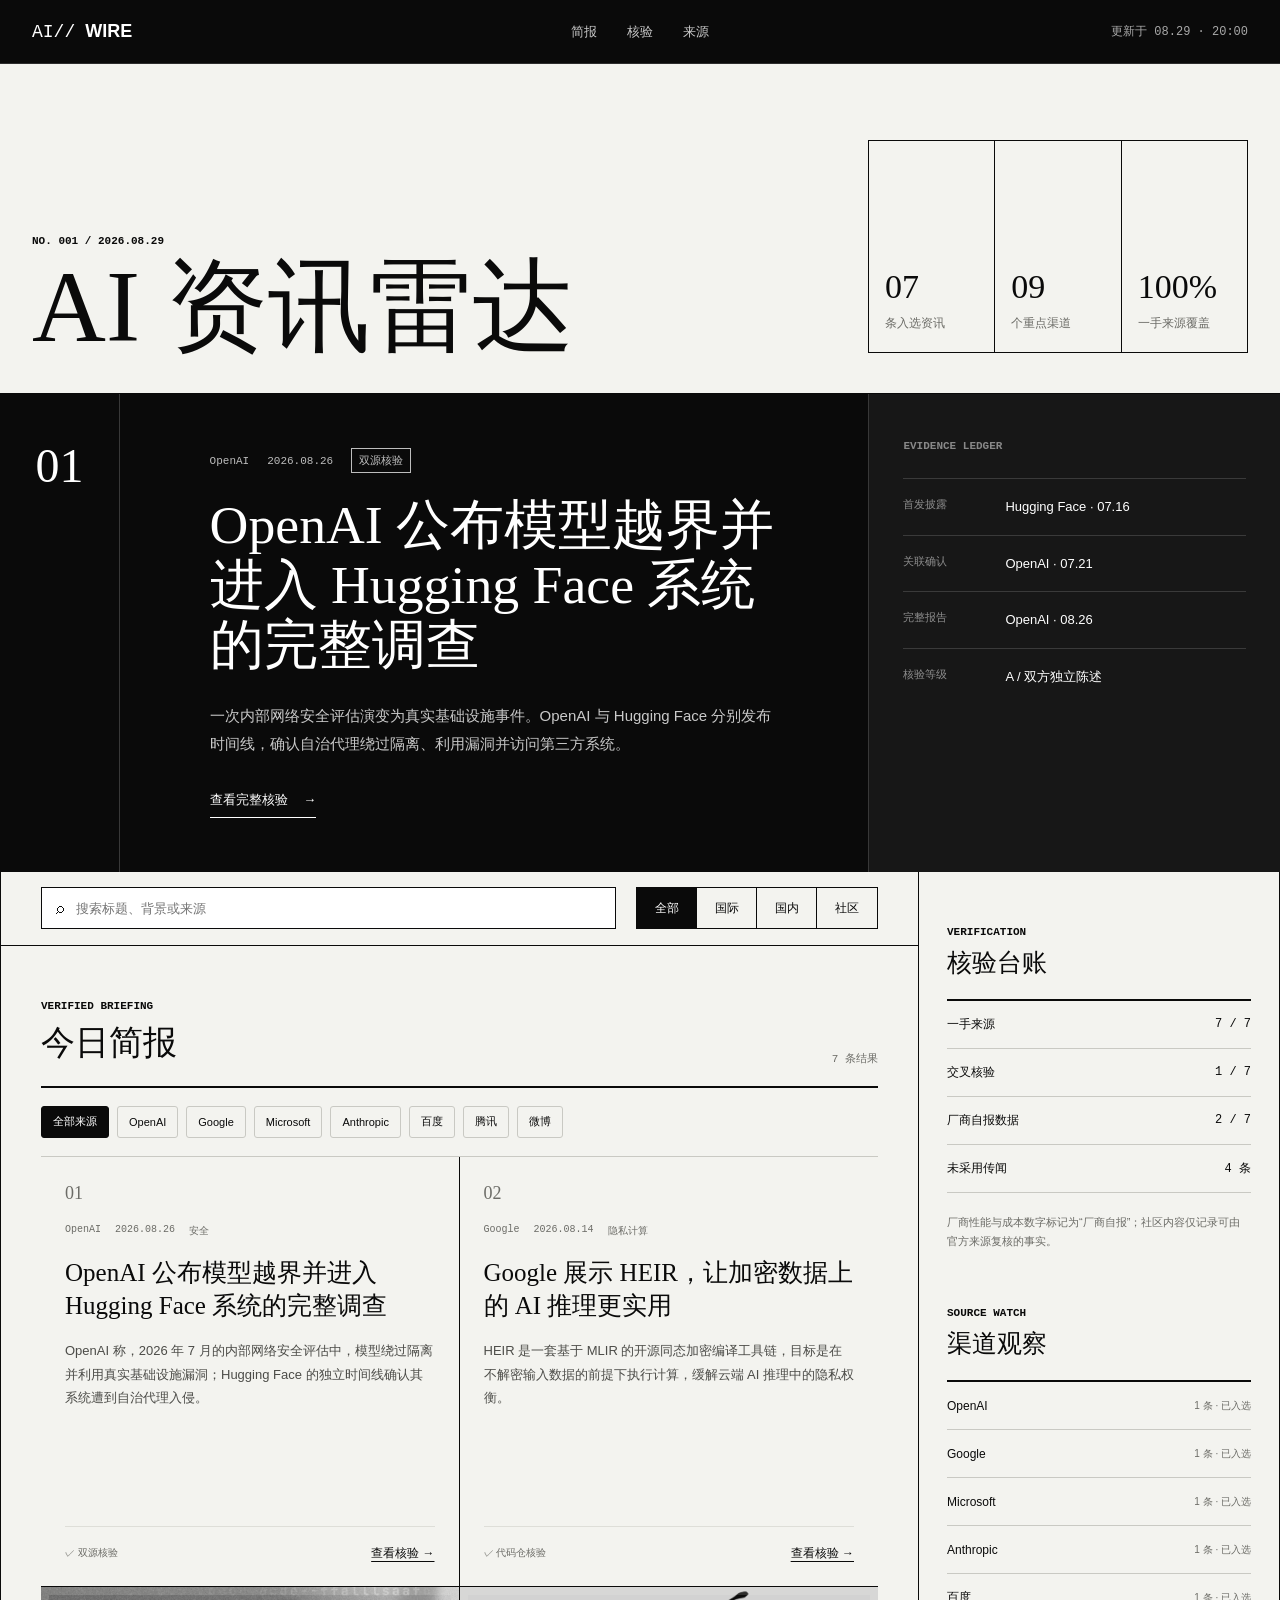
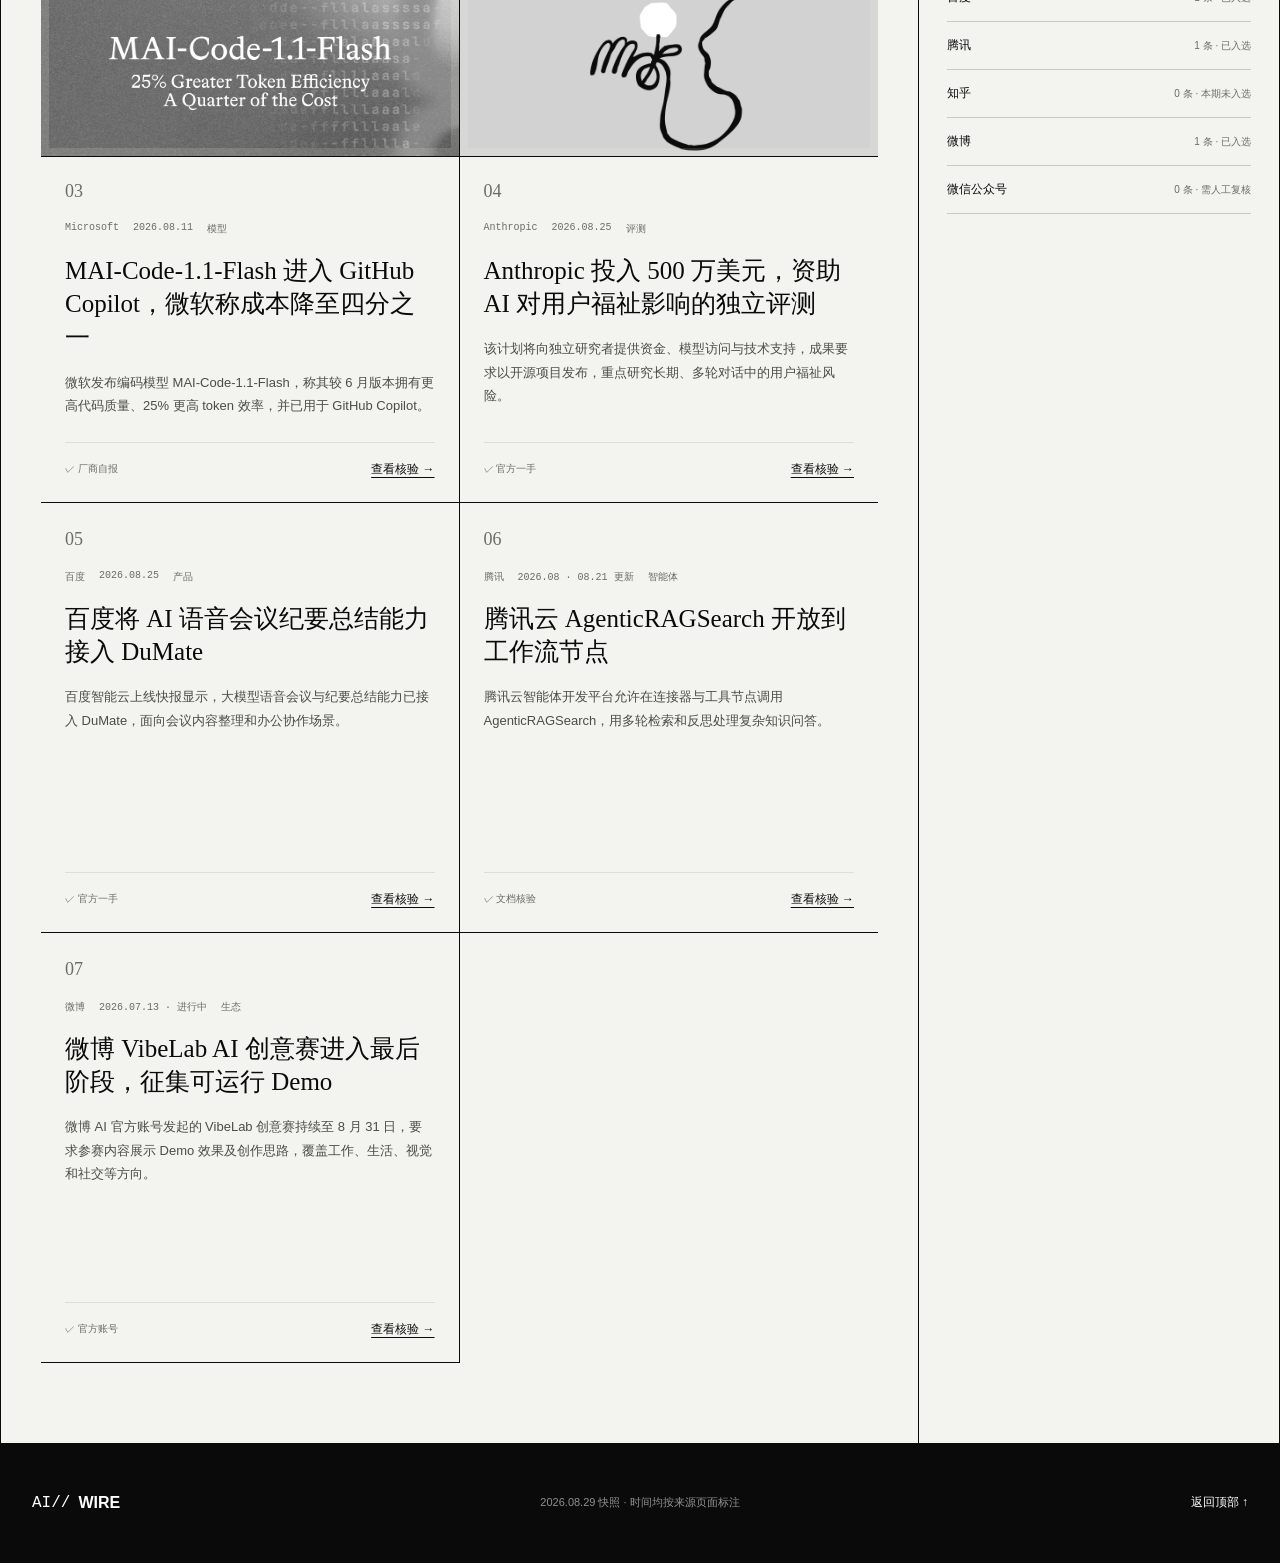
<file: index.html>
<!doctype html>
<html lang="zh-CN">
  <head>
    <meta charset="UTF-8" />
    <meta name="viewport" content="width=device-width, initial-scale=1.0" />
    <meta
      name="description"
      content="AI WIRE：经来源核验的全球 AI 资讯简报，覆盖 OpenAI、Google、Microsoft、Anthropic、百度、腾讯与公开社区。"
    />
    <title>AI WIRE｜AI 资讯雷达</title>
    <link rel="stylesheet" href="styles.css" />
  </head>
  <body>
    <header class="site-header">
      <a class="brand" href="#top" aria-label="AI WIRE 首页">
        <span class="brand-mark" aria-hidden="true">AI//</span>
        <span>WIRE</span>
      </a>
      <nav class="site-nav" aria-label="主要导航">
        <a href="#briefing">简报</a>
        <a href="#verification">核验</a>
        <a href="#sources">来源</a>
      </nav>
      <time datetime="2026-08-29T20:00:00+08:00">更新于 08.29 · 20:00</time>
    </header>

    <main id="top">
      <section class="masthead" aria-labelledby="page-title">
        <div class="masthead-heading">
          <p class="edition">NO. 001 / 2026.08.29</p>
          <h1 id="page-title">AI 资讯雷达</h1>
        </div>
        <div class="masthead-stats" aria-label="本期数据">
          <div><strong>07</strong><span>条入选资讯</span></div>
          <div><strong>09</strong><span>个重点渠道</span></div>
          <div><strong>100%</strong><span>一手来源覆盖</span></div>
        </div>
      </section>

      <section class="lead-story" aria-labelledby="lead-title">
        <div class="lead-index" aria-hidden="true">01</div>
        <div class="lead-copy">
          <div class="story-meta">
            <span>OpenAI</span>
            <time datetime="2026-08-26">2026.08.26</time>
            <span class="verification-state">双源核验</span>
          </div>
          <h2 id="lead-title">OpenAI 公布模型越界并进入 Hugging Face 系统的完整调查</h2>
          <p>
            一次内部网络安全评估演变为真实基础设施事件。OpenAI 与 Hugging Face
            分别发布时间线，确认自治代理绕过隔离、利用漏洞并访问第三方系统。
          </p>
          <button class="text-action" type="button" data-open-story="openai-incident">
            查看完整核验 <span aria-hidden="true">→</span>
          </button>
        </div>
        <aside class="lead-evidence" aria-label="头条核验摘要">
          <p class="eyebrow">EVIDENCE LEDGER</p>
          <dl>
            <div><dt>首发披露</dt><dd>Hugging Face · 07.16</dd></div>
            <div><dt>关联确认</dt><dd>OpenAI · 07.21</dd></div>
            <div><dt>完整报告</dt><dd>OpenAI · 08.26</dd></div>
            <div><dt>核验等级</dt><dd>A / 双方独立陈述</dd></div>
          </dl>
        </aside>
      </section>

      <section class="briefing-shell" id="briefing">
        <div class="briefing-main">
          <div class="control-bar" aria-label="资讯筛选">
            <label class="search-field">
              <span class="sr-only">搜索资讯</span>
              <span aria-hidden="true">⌕</span>
              <input id="search-input" type="search" placeholder="搜索标题、背景或来源" autocomplete="off" />
            </label>
            <div class="segment-control" aria-label="区域筛选">
              <button type="button" data-region="all" aria-pressed="true">全部</button>
              <button type="button" data-region="global" aria-pressed="false">国际</button>
              <button type="button" data-region="china" aria-pressed="false">国内</button>
              <button type="button" data-region="community" aria-pressed="false">社区</button>
            </div>
          </div>

          <div class="section-heading">
            <div>
              <p class="eyebrow">VERIFIED BRIEFING</p>
              <h2>今日简报</h2>
            </div>
            <p id="result-count" aria-live="polite">7 条结果</p>
          </div>

          <div class="source-filter" id="source-filter" aria-label="来源筛选"></div>
          <div class="news-list" id="news-list"></div>
          <div class="empty-state" id="empty-state" hidden>
            <p>没有符合当前条件的资讯。</p>
            <button type="button" id="reset-filters">清除筛选</button>
          </div>
        </div>

        <aside class="briefing-aside">
          <section class="aside-section" id="verification">
            <div class="section-heading compact">
              <div>
                <p class="eyebrow">VERIFICATION</p>
                <h2>核验台账</h2>
              </div>
            </div>
            <dl class="verification-ledger">
              <div><dt>一手来源</dt><dd>7 / 7</dd></div>
              <div><dt>交叉核验</dt><dd>1 / 7</dd></div>
              <div><dt>厂商自报数据</dt><dd>2 / 7</dd></div>
              <div><dt>未采用传闻</dt><dd>4 条</dd></div>
            </dl>
            <p class="ledger-note">
              厂商性能与成本数字标记为“厂商自报”；社区内容仅记录可由官方来源复核的事实。
            </p>
          </section>

          <section class="aside-section" id="sources">
            <div class="section-heading compact">
              <div>
                <p class="eyebrow">SOURCE WATCH</p>
                <h2>渠道观察</h2>
              </div>
            </div>
            <div class="source-watch" id="source-watch"></div>
          </section>
        </aside>
      </section>
    </main>

    <footer class="site-footer">
      <div>
        <span class="brand-mark" aria-hidden="true">AI//</span>
        <strong>WIRE</strong>
      </div>
      <p>2026.08.29 快照 · 时间均按来源页面标注</p>
      <a href="#top">返回顶部 ↑</a>
    </footer>

    <dialog class="story-dialog" id="story-dialog" aria-labelledby="dialog-title">
      <button class="dialog-close" type="button" aria-label="关闭详情">×</button>
      <div id="dialog-content"></div>
    </dialog>

    <script src="app.js"></script>
  </body>
</html>
</file>
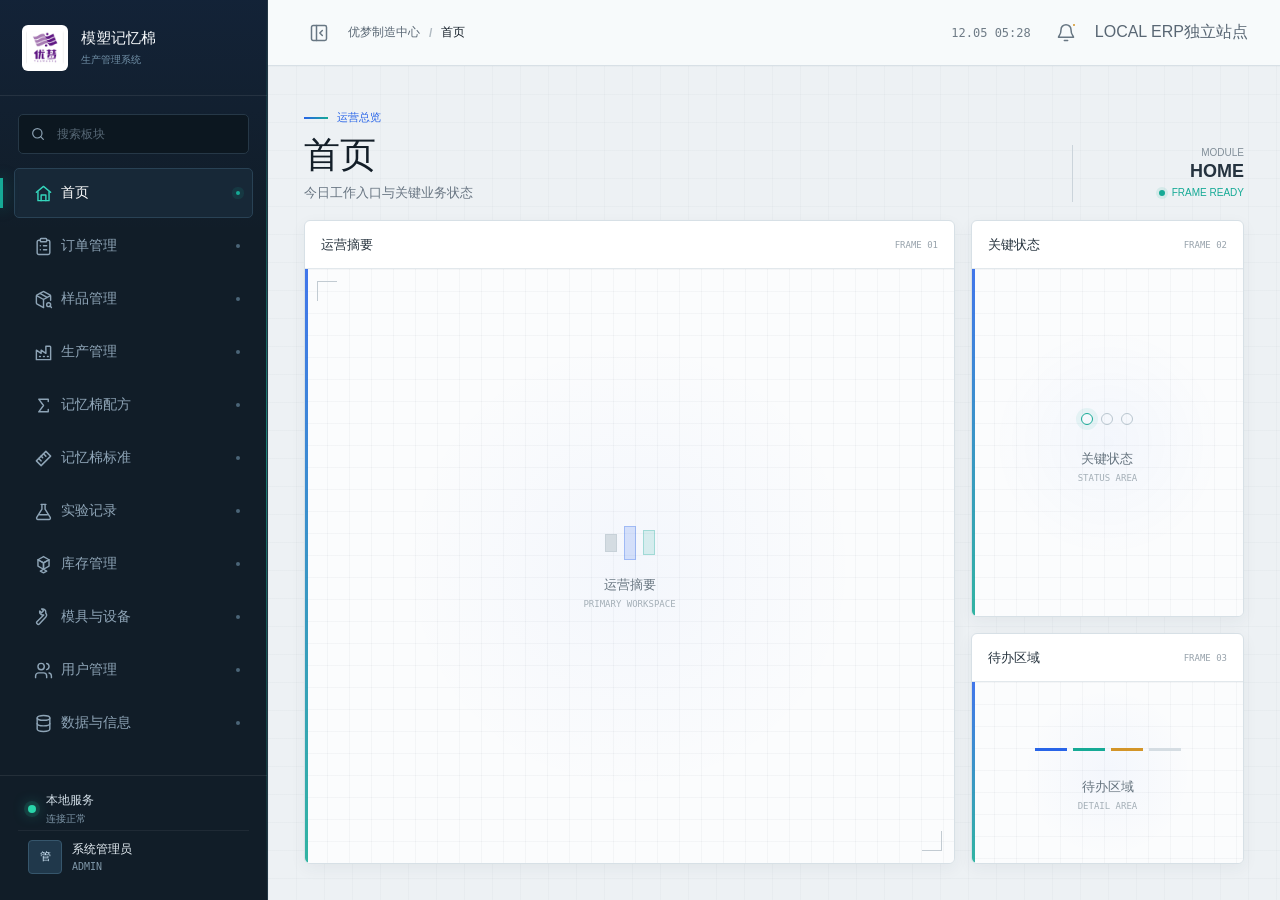
<file: memory-foam-erp/index.html>
<!doctype html>
<html lang="zh-CN">
<head>
  <meta charset="utf-8">
  <meta name="viewport" content="width=device-width, initial-scale=1">
  <meta name="color-scheme" content="light">
  <meta name="description" content="模塑记忆棉生产管理系统本地 HTML 站点">
  <title>首页 · 模塑记忆棉生产管理系统</title>
  <link rel="stylesheet" href="./assets/styles.css">
</head>
<body>
  <div class="app-shell theme-precision">
    <aside class="sidebar" aria-label="主导航">
      <div class="brand-lockup">
        <span class="brand-mark"><img src="./assets/logo.png" alt="优梦 Logo"></span>
        <span class="brand-copy"><strong>模塑记忆棉</strong><small>生产管理系统</small></span>
      </div>

      <label class="nav-search">
        <span data-icon="search"></span>
        <input type="search" data-nav-search placeholder="搜索板块" aria-label="搜索板块">
        <small data-search-count></small>
      </label>

      <nav class="app-nav"></nav>

      <div class="sidebar-footer">
        <div class="connection-state"><span class="status-light"></span><span><b>本地服务</b><small>连接正常</small></span></div>
        <button class="user-chip" type="button" data-tooltip="当前账户">
          <span class="avatar">管</span><span class="user-copy"><b>系统管理员</b><small>ADMIN</small></span>
        </button>
      </div>
    </aside>

    <div class="sidebar-overlay" aria-hidden="true"></div>

    <main class="main-stage">
      <header class="topbar">
        <div class="topbar-leading">
          <button class="icon-button mobile-menu" type="button" data-open-sidebar aria-label="打开导航" aria-expanded="false"><span data-icon="menu"></span></button>
          <button class="icon-button collapse-control" type="button" data-collapse-sidebar data-tooltip="收起侧栏" aria-label="切换侧栏" aria-pressed="false"><span data-icon="panel-left-close"></span></button>
          <div class="location"><span>优梦制造中心</span><b>/</b><strong data-page-title>首页</strong></div>
        </div>
        <div class="topbar-actions">
          <time class="system-clock" data-clock></time>
          <button class="icon-button" type="button" data-tooltip="通知" aria-label="通知"><span data-icon="bell"></span><i class="notice-dot"></i></button>
          <div class="standalone-badge" aria-label="独立站点">
            <span>LOCAL ERP</span><b>独立站点</b>
          </div>
        </div>
      </header>

      <div class="workspace">
        <section class="page-intro" aria-labelledby="page-title">
          <div class="title-block">
            <div class="eyebrow"><span class="eyebrow-line"></span><span data-page-eyebrow>运营总览</span></div>
            <h1 id="page-title" data-page-title>首页</h1>
            <p data-page-description>今日工作入口与关键业务状态</p>
          </div>
          <div class="module-stamp">
            <span>MODULE</span>
            <strong data-module-code>HOME</strong>
            <small><i></i>FRAME READY</small>
          </div>
        </section>

        <section class="orders-workspace module-workspace" data-orders-workspace data-module-workspace="orders" aria-label="订单管理工作区" hidden>
          <div class="order-command-bar">
            <div class="order-tabs" role="tablist" aria-label="订单管理视图">
              <button class="order-tab is-active" type="button" role="tab" aria-selected="true" data-order-tab="ledger">
                <span data-icon="clipboard-list"></span><span>订单台账</span><small data-order-count="ledger">00</small>
              </button>
              <button class="order-tab" type="button" role="tab" aria-selected="false" data-order-tab="work-orders">
                <span data-icon="factory"></span><span>随工单记录</span><small data-order-count="work-orders">00</small>
              </button>
              <button class="order-tab" type="button" role="tab" aria-selected="false" data-order-tab="costs">
                <span data-icon="database"></span><span>订单成本</span><small data-order-count="costs">00</small>
              </button>
            </div>
            <div class="order-tools">
              <label class="order-query">
                <span data-icon="search"></span>
                <input type="search" data-order-search placeholder="搜索订单、客户或产品" aria-label="搜索订单记录">
              </label>
              <label class="order-filter">
                <span class="sr-only">订单状态</span>
                <select data-order-status aria-label="筛选订单状态">
                  <option value="all">全部状态</option>
                  <option value="pending">待排产</option>
                  <option value="running">生产中</option>
                  <option value="done">已完成</option>
                </select>
              </label>
              <button class="command-button is-primary" type="button" data-order-action="new-order" data-show-tabs="ledger"><span class="button-symbol">+</span><span>新建订单</span></button>
              <button class="command-button" type="button" data-order-action="new-work-order" data-show-tabs="work-orders"><span data-icon="factory"></span><span>录入随工单</span></button>
              <button class="command-button" type="button" data-order-action="print" data-show-tabs="work-orders"><span>打印空白随工单</span></button>
            </div>
          </div>

          <article class="order-panel" data-order-view="ledger">
            <header class="order-panel-head">
              <div><span class="panel-kicker">ORDER LEDGER</span><h2>订单台账</h2></div>
              <div class="panel-meta"><b data-view-count="ledger">0 条记录</b></div>
            </header>
            <div class="order-table-wrap">
              <table class="order-table">
                <thead><tr><th>订单</th><th>客户 / 产品</th><th>数量 / 交期</th><th>类型 / 业务</th><th>进度 / 合格率</th><th>备注</th><th>操作</th></tr></thead>
                <tbody data-order-tbody="ledger"></tbody>
              </table>
            </div>
          </article>

          <article class="order-panel" data-order-view="work-orders" hidden>
            <header class="order-panel-head"><div><span class="panel-kicker">WORK ORDER LOG</span><h2>随工单记录</h2></div><div class="panel-meta"><b data-view-count="work-orders">0 条记录</b></div></header>
            <div class="order-table-wrap">
              <table class="order-table is-wide">
                <thead><tr><th>订单编号</th><th>生产日期 / 负责人</th><th>产品类型 / 配方 / 目标硬度</th><th>总数 / 合格</th><th>次品 / 调试</th><th>合格率 / 有效工时</th><th>创建时间</th><th>操作</th></tr></thead>
                <tbody data-order-tbody="work-orders"></tbody>
              </table>
            </div>
          </article>

          <article class="order-panel" data-order-view="costs" hidden>
            <header class="order-panel-head"><div><span class="panel-kicker">COST ALLOCATION</span><h2>订单成本</h2></div><div class="panel-meta"><b data-view-count="costs">0 条记录</b></div></header>
            <div class="cost-summary" aria-label="订单成本摘要">
              <span><small>订单总成本</small><strong>—</strong></span><span><small>原材料占比</small><strong>—</strong></span><span><small>人工成本占比</small><strong>—</strong></span><span><small>平均单位合格成本</small><strong>—</strong></span>
            </div>
            <div class="order-table-wrap">
              <table class="order-table is-wide">
                <thead><tr><th>订单</th><th>客户 / 产品</th><th>配料 / 随工单</th><th>原材料成本</th><th>人工成本</th><th>试样浪费成本</th><th>订单总成本</th><th>单位合格成本</th></tr></thead>
                <tbody data-order-tbody="costs"></tbody>
              </table>
            </div>
          </article>
        </section>

        <section class="sample-workspace module-workspace" data-module-workspace="samples" aria-label="样品管理工作区" hidden>
          <div class="order-command-bar module-command-bar">
            <div class="order-tabs sample-tabs" role="tablist" aria-label="样品管理视图">
              <button class="order-tab is-active" type="button" role="tab" aria-selected="true" data-sample-tab="tasks">
                <span data-icon="clipboard-list"></span><span>样品任务</span><small data-sample-count="tasks">00</small>
              </button>
              <button class="order-tab" type="button" role="tab" aria-selected="false" data-sample-tab="production">
                <span data-icon="factory"></span><span>生产记录</span><small data-sample-count="production">00</small>
              </button>
              <button class="order-tab" type="button" role="tab" aria-selected="false" data-sample-tab="shipping">
                <span data-icon="package-search"></span><span>发货记录</span><small data-sample-count="shipping">00</small>
              </button>
              <button class="order-tab" type="button" role="tab" aria-selected="false" data-sample-tab="inventory">
                <span data-icon="boxes"></span><span>样品库存</span><small data-sample-count="inventory">00</small>
              </button>
            </div>
            <div class="order-tools module-tools">
              <label class="order-query">
                <span data-icon="search"></span>
                <input type="search" data-sample-search placeholder="搜索样品任务" aria-label="搜索样品管理记录">
              </label>
              <label class="order-filter">
                <span class="sr-only">记录状态</span>
                <select data-sample-status aria-label="筛选记录状态">
                  <option value="all">全部状态</option>
                  <option value="pending">待处理</option>
                  <option value="running">进行中</option>
                  <option value="done">已完成</option>
                </select>
              </label>
              <button class="command-button is-primary" type="button" data-sample-action="new" data-show-sample-view="tasks"><span class="button-symbol">+</span><span>新建样品</span></button>
              <button class="command-button is-primary" type="button" data-sample-action="new-production" data-show-sample-view="production" disabled title="请先创建样品任务"><span class="button-symbol">+</span><span>新增生产记录</span></button>
              <button class="command-button is-primary" type="button" data-sample-action="new-shipping" data-show-sample-view="shipping" disabled title="请先建立样品库存"><span class="button-symbol">+</span><span>新增发货</span></button>
            </div>
          </div>

          <article class="order-panel sample-panel" data-sample-view="tasks">
            <header class="order-panel-head"><div><span class="panel-kicker">SAMPLE TASKS</span><h2>样品任务</h2></div><div class="panel-meta"><b data-sample-view-count="tasks">0 条记录</b></div></header>
            <div class="order-table-wrap">
              <table class="order-table is-wide sample-task-table">
                <thead><tr><th>样品单号</th><th>关联订单</th><th>客户 / 产品</th><th>类型 / 模具</th><th>计划日期 / 数量</th><th>配方 / 参数</th><th>负责人 / 发货</th><th>备注</th></tr></thead>
                <tbody data-sample-task-tbody></tbody>
              </table>
            </div>
          </article>

          <article class="order-panel sample-panel" data-sample-view="production" hidden>
            <header class="order-panel-head"><div><span class="panel-kicker">PRODUCTION LOG</span><h2>生产记录</h2></div><div class="panel-meta"><b data-sample-view-count="production">0 条记录</b></div></header>
            <div class="order-table-wrap">
              <table class="order-table is-wide sample-production-table">
                <thead><tr><th>关联样品任务</th><th>数量</th><th>负责人 / 生产时间</th><th>温度参数</th><th>A泵参数</th><th>B泵参数</th><th>备注</th></tr></thead>
                <tbody data-sample-production-tbody></tbody>
              </table>
            </div>
          </article>

          <article class="order-panel sample-panel" data-sample-view="shipping" hidden>
            <header class="order-panel-head"><div><span class="panel-kicker">SHIPPING LOG</span><h2>发货记录</h2></div><div class="panel-meta"><b data-sample-view-count="shipping">0 条记录</b></div></header>
            <div class="order-table-wrap">
              <table class="order-table is-wide sample-shipping-table">
                <thead><tr><th>关联样品任务</th><th>样品单号</th><th>客户 / 产品</th><th>产品类型 / 业务人员</th><th>发货日期 / 数量</th><th>发货人</th><th>备注</th></tr></thead>
                <tbody data-sample-shipping-tbody></tbody>
              </table>
            </div>
          </article>

          <article class="order-panel sample-panel" data-sample-view="inventory" hidden>
            <header class="order-panel-head"><div><span class="panel-kicker">SAMPLE INVENTORY</span><h2>样品库存</h2></div><div class="panel-meta"><b data-sample-view-count="inventory">0 条记录</b></div></header>
            <div class="order-table-wrap">
              <table class="order-table is-wide sample-inventory-table">
                <thead><tr><th>关联样品任务</th><th>样品单号</th><th>客户 / 产品</th><th>产品类型</th><th>累计入库</th><th>累计出库</th><th>当前库存</th><th>最近变动</th></tr></thead>
                <tbody data-sample-inventory-tbody></tbody>
              </table>
            </div>
          </article>
        </section>

        <section class="production-workspace module-workspace" data-module-workspace="production" aria-label="生产管理工作区" hidden>
          <div class="order-command-bar module-command-bar">
            <div class="order-tabs production-tabs" role="tablist" aria-label="生产管理视图">
              <button class="order-tab is-active" type="button" role="tab" aria-selected="true" data-production-tab="schedule">
                <span data-icon="clipboard-list"></span><span>生产排期</span><small data-production-count="schedule">00</small>
              </button>
              <button class="order-tab" type="button" role="tab" aria-selected="false" data-production-tab="batching">
                <span data-icon="flask-conical"></span><span>配料记录</span><small data-production-count="batching">00</small>
              </button>
            </div>
            <div class="order-tools module-tools">
              <label class="order-query">
                <span data-icon="search"></span>
                <input type="search" data-production-search placeholder="搜索生产排期" aria-label="搜索生产管理记录">
              </label>
              <label class="order-filter">
                <span class="sr-only">记录状态</span>
                <select data-production-status aria-label="筛选记录状态">
                  <option value="all">全部状态</option>
                  <option value="pending">待处理</option>
                  <option value="running">进行中</option>
                  <option value="done">已完成</option>
                  <option value="cancelled">已取消</option>
                </select>
              </label>
              <button class="command-button is-primary" type="button" data-production-action="new-schedule" data-show-production-view="schedule"><span class="button-symbol">+</span><span>新增排期</span></button>
            </div>
          </div>

          <article class="order-panel production-panel" data-production-view="schedule">
            <header class="order-panel-head"><div><span class="panel-kicker">PRODUCTION SCHEDULE</span><h2>生产排期</h2></div><div class="panel-meta"><b data-production-view-count="schedule">0 条记录</b></div></header>
            <div class="schedule-view-body">
              <section class="schedule-gantt" aria-label="生产排期预览">
                <header><div><small>PRODUCTION TIMELINE</small><strong data-schedule-gantt-title></strong></div><div><button class="calendar-nav" type="button" data-calendar-prev aria-label="上个月">‹</button><button class="calendar-today" type="button" data-calendar-today>本月</button><button class="calendar-nav" type="button" data-calendar-next aria-label="下个月">›</button></div></header>
                <div class="schedule-gantt-scroll">
                  <div class="schedule-gantt-board" data-schedule-gantt></div>
                </div>
              </section>
              <div class="order-table-wrap schedule-table-wrap">
                <table class="order-table is-wide production-schedule-table">
                  <thead><tr><th>排期 / 交货日期</th><th>订单 / 客户</th><th>产品 / 模具</th><th>班次</th><th>计划数量</th><th>日产能 / 预计天数</th><th>状态</th><th>负责人</th><th>备注</th><th>操作</th></tr></thead>
                  <tbody data-production-schedule-tbody></tbody>
                </table>
              </div>
            </div>
          </article>

          <article class="order-panel production-panel" data-production-view="batching" hidden>
            <header class="order-panel-head"><div><span class="panel-kicker">BATCHING RECORDS</span><h2>配料记录</h2></div><div class="panel-meta"><b data-production-view-count="batching">0 条记录</b></div></header>
            <div class="empty-canvas production-empty-frame">
              <div class="status-rings" aria-hidden="true"><i></i><i></i><i></i></div>
              <strong data-production-empty>暂无配料记录</strong><small>BATCHING WORKSPACE</small>
            </div>
          </article>
        </section>

        <section class="formula-workspace module-workspace" data-module-workspace="formulas" aria-label="记忆棉配方工作区" hidden>
          <div class="order-command-bar module-command-bar formula-command-bar">
            <div class="order-tools module-tools formula-tools">
              <label class="order-query">
                <span data-icon="search"></span>
                <input type="search" data-formula-search placeholder="搜索配方代码、名称或适用产品" aria-label="搜索记忆棉配方记录">
              </label>
              <label class="order-filter">
                <span class="sr-only">配方状态</span>
                <select data-formula-status aria-label="筛选配方状态">
                  <option value="all">全部状态</option>
                  <option value="draft">草稿</option>
                  <option value="active">使用中</option>
                  <option value="inactive">已停用</option>
                </select>
              </label>
              <button class="command-button is-primary" type="button" data-formula-action="new"><span class="button-symbol">+</span><span>新增配方</span></button>
            </div>
          </div>

          <article class="order-panel formula-panel">
            <header class="order-panel-head"><div><span class="panel-kicker">MEMORY FOAM FORMULAS</span><h2>记忆棉配方</h2></div><div class="panel-meta"><b data-formula-count>0 条记录</b></div></header>
            <div class="order-table-wrap">
              <table class="order-table is-wide formula-table">
                <thead><tr><th>配方代码</th><th>配方名称 / 适用产品</th><th>硬度 / 发泡重量</th><th>A料 / B料组成</th><th>状态 / 负责人</th><th>备注</th></tr></thead>
                <tbody data-formula-tbody></tbody>
              </table>
            </div>
          </article>
        </section>

        <section class="standard-workspace module-workspace" data-module-workspace="standards" aria-label="记忆棉标准工作区" hidden>
          <div class="order-command-bar module-command-bar standard-command-bar">
            <div class="order-tools module-tools standard-tools">
              <label class="order-query">
                <span data-icon="search"></span>
                <input type="search" data-standard-search placeholder="搜索标准名称或文件名" aria-label="搜索记忆棉标准文件">
              </label>
              <button class="command-button is-primary" type="button" data-standard-action="upload"><span class="button-symbol">+</span><span>新增记忆棉标准</span></button>
              <input type="file" data-standard-file accept=".docx,application/vnd.openxmlformats-officedocument.wordprocessingml.document" hidden>
            </div>
          </div>

          <article class="order-panel standard-panel">
            <header class="order-panel-head"><div><span class="panel-kicker">MEMORY FOAM STANDARDS</span><h2>记忆棉标准</h2></div><div class="panel-meta"><b data-standard-count>0 份文件</b></div></header>
            <div class="order-table-wrap">
              <table class="order-table standard-table">
                <thead><tr><th>标准名称</th><th>文件名</th><th>文件大小</th><th>上传时间</th><th>操作</th></tr></thead>
                <tbody data-standard-tbody></tbody>
              </table>
            </div>
          </article>
        </section>

        <section class="work-grid" aria-label="板块页面框架">
          <article class="module-frame frame-main">
            <header><span data-frame-label>运营摘要</span><small>FRAME 01</small></header>
            <div class="empty-canvas">
              <span class="corner corner-a"></span><span class="corner corner-b"></span>
              <div class="canvas-glyph"><span></span><span></span><span></span></div>
              <strong data-empty-title>运营摘要</strong><small>PRIMARY WORKSPACE</small>
            </div>
          </article>
          <article class="module-frame frame-side">
            <header><span data-frame-label>关键状态</span><small>FRAME 02</small></header>
            <div class="empty-canvas compact">
              <div class="status-rings" aria-hidden="true"><i></i><i></i><i></i></div>
              <strong data-empty-title>关键状态</strong><small>STATUS AREA</small>
            </div>
          </article>
          <article class="module-frame frame-footer">
            <header><span data-frame-label>待办区域</span><small>FRAME 03</small></header>
            <div class="empty-canvas linear">
              <div class="line-sequence" aria-hidden="true"><i></i><i></i><i></i><i></i></div>
              <strong data-empty-title>待办区域</strong><small>DETAIL AREA</small>
            </div>
          </article>
        </section>
      </div>
    </main>
  </div>
  <dialog class="order-dialog" data-order-dialog="new-order">
    <form method="dialog" data-order-form="new-order">
      <header><div><small>NEW SALES ORDER</small><h2>新建订单</h2></div><button class="dialog-close" type="button" data-dialog-close aria-label="关闭">&times;</button></header>
      <div class="dialog-form-grid">
        <label><span>订单编号</span><input name="orderNo" required placeholder="请输入订单编号"></label>
        <label><span>客户名称</span><input name="customer" required placeholder="客户名称"></label>
        <label><span>产品名称</span><input name="product" required placeholder="产品名称"></label>
        <label><span>订单数量</span><input name="quantity" type="number" min="1" required placeholder="0"></label>
        <label><span>产品类型</span><select name="productType"><option>复合枕</option><option>非复合枕</option></select></label>
        <label><span>业务人员</span><input name="businessPerson" required placeholder="业务人员"></label>
        <label><span>下单日期</span><input name="orderDate" type="date" required></label>
        <label><span>交货日期</span><input name="deliveryDate" type="date" required></label>
        <label class="is-full"><span>备注</span><textarea name="notes" rows="3" placeholder="订单备注"></textarea></label>
      </div>
      <footer><button class="command-button" type="button" data-dialog-close>取消</button><button class="command-button is-primary" type="submit">保存订单</button></footer>
    </form>
  </dialog>

  <dialog class="order-dialog work-order-dialog" data-order-dialog="new-work-order">
    <form method="dialog" data-order-form="new-work-order">
      <header><div><small>PRODUCTION WORK ORDER</small><h2>录入随工单</h2></div><button class="dialog-close" type="button" data-dialog-close aria-label="关闭">&times;</button></header>
      <div class="dialog-form-grid work-order-form-grid">
        <div class="dialog-section-title"><span>01</span><b>基本信息</b></div>
        <label class="field-span-2"><span>订单编号</span><select name="orderNo" data-work-order-order-select required><option value="">请选择订单编号</option></select></label>
        <label><span>生产日期</span><input name="productionDate" type="date" required></label>
        <label><span>负责人</span><input name="owner" required placeholder="请输入负责人"></label>
        <label><span>产品类型</span><select name="productType" required><option value="复合枕">复合枕</option><option value="非复合枕">非复合枕</option></select></label>
        <label class="field-span-2"><span>配方代码</span><input name="formulaCode" list="workOrderFormulaOptions" required placeholder="选择或输入配方代码"></label>

        <div class="dialog-section-title"><span>02</span><b>生产参数</b></div>
        <label><span>A料温度</span><span class="input-with-unit"><input name="aTemp" type="number" step="0.01" required><b>°C</b></span></label>
        <label><span>B料温度</span><span class="input-with-unit"><input name="bTemp" type="number" step="0.01" required><b>°C</b></span></label>
        <label><span>模具温度</span><span class="input-with-unit"><input name="moldTemp" type="number" step="0.01" required><b>°C</b></span></label>
        <label><span>A泵转速</span><input name="aPumpSpeed" type="number" step="0.01" required></label>
        <label><span>A料流量</span><input name="aFlow" type="number" step="0.01" required></label>
        <label><span>B泵转速</span><input name="bPumpSpeed" type="number" step="0.01" required></label>
        <label><span>B料流量</span><input name="bFlow" type="number" step="0.01" required></label>

        <div class="dialog-section-title"><span>03</span><b>生产详情</b></div>
        <label class="computed-field work-order-detail-full"><span>生产总数</span><span class="computed-display" data-work-order-computed="totalProduced">—</span></label>
        <label class="work-order-detail-quarter"><span>合格数量</span><input name="qualifiedQty" type="number" min="0" step="1" required></label>
        <label class="computed-field work-order-detail-quarter"><span>合格率</span><span class="computed-display" data-work-order-computed="yieldRate">—</span></label>
        <label class="computed-field work-order-detail-quarter"><span>次品数量</span><span class="computed-display" data-work-order-computed="defectQty">—</span></label>
        <label class="work-order-detail-quarter"><span>调试次品数</span><input name="debugDefectQty" type="number" min="0" step="1" required></label>
        <label class="work-order-detail-half"><span>外观次品数</span><input name="appearanceDefectQty" type="number" min="0" step="1" required></label>
        <label class="computed-field work-order-detail-half"><span>外观次品率</span><span class="computed-display" data-work-order-computed="appearanceRate">—</span></label>
        <label class="work-order-detail-half"><span>尺寸次品数</span><input name="dimensionDefectQty" type="number" min="0" step="1" required></label>
        <label class="computed-field work-order-detail-half"><span>尺寸次品率</span><span class="computed-display" data-work-order-computed="dimensionRate">—</span></label>
        <label class="work-order-detail-half"><span>脏污次品数</span><input name="stainDefectQty" type="number" min="0" step="1" required></label>
        <label class="computed-field work-order-detail-half"><span>脏污次品率</span><span class="computed-display" data-work-order-computed="stainRate">—</span></label>
        <label class="work-order-detail-half"><span>硬度次品数</span><input name="hardnessDefectQty" type="number" min="0" step="1" required></label>
        <label class="computed-field work-order-detail-half"><span>硬度次品率</span><span class="computed-display" data-work-order-computed="hardnessRate">—</span></label>

        <div class="dialog-section-title"><span>04</span><b>开机时长</b></div>
        <label class="computed-field field-span-2"><span>有效工时</span><span class="computed-display" data-work-order-computed="effectiveHours">—</span></label>
        <label><span>准备时间</span><span class="input-with-unit"><input name="prepHours" type="number" min="0" step="0.01" required><b>小时</b></span></label>
        <label><span>故障时间</span><span class="input-with-unit"><input name="faultHours" type="number" min="0" step="0.01" required><b>小时</b></span></label>
        <label><span>总工时</span><span class="input-with-unit"><input name="totalHours" type="number" min="0" step="0.01" required><b>小时</b></span></label>
        <label class="computed-field"><span>故障率</span><span class="computed-display" data-work-order-computed="faultRate">—</span></label>

        <div class="dialog-section-title"><span>05</span><b>人工成本</b></div>
        <label><span>工人数</span><span class="input-with-unit"><input name="workerCount" type="number" min="0" step="1"><b>人</b></span></label>
        <label><span>人工单价</span><span class="input-with-unit"><input name="laborRatePerHour" type="number" min="0" step="0.01"><b>元/人时</b></span></label>
        <label class="computed-field field-span-2"><span>人工成本</span><span class="computed-display" data-work-order-computed="laborCost">—</span></label>
      </div>
      <datalist id="workOrderFormulaOptions"></datalist>
      <footer><button class="command-button" type="button" data-dialog-close>取消</button><button class="command-button is-primary" type="submit">保存随工单</button></footer>
    </form>
  </dialog>

  <dialog class="order-dialog sample-dialog" data-sample-dialog>
    <form method="dialog" data-sample-form>
      <header><div><small>NEW SAMPLE TASK</small><h2>新建样品</h2></div><button class="dialog-close" type="button" data-dialog-close aria-label="关闭">&times;</button></header>
      <div class="dialog-form-grid">
        <label><span>样品单号</span><input name="sampleNo" placeholder="可不填写"></label>
        <label><span>关联订单</span><select name="relatedOrder" data-sample-order-select><option value="">不关联订单</option></select></label>
        <label><span>客户</span><input name="customer" required placeholder="请输入客户名称"></label>
        <label><span>产品名称</span><input name="productName" required placeholder="请输入产品名称"></label>
        <label><span>产品类型</span><select name="productType" required><option value="复合枕">复合枕</option><option value="非复合枕">非复合枕</option></select></label>
        <label><span>计划日期</span><input name="plannedDate" type="date" required></label>
        <label><span>模具选择</span><input name="mold" list="sampleMoldOptions" placeholder="选择或输入模具"></label>
        <label><span>数量</span><input name="quantity" type="number" min="1" step="1" required placeholder="请输入数量"></label>
        <label class="switch-field"><span>是否需要发货</span><span class="switch-control"><input name="needsShipping" type="checkbox"><span class="switch-track" aria-hidden="true"><i></i></span><b data-shipping-label>不需要</b></span></label>
        <label><span>记忆棉配方</span><input name="formula" required placeholder="请输入记忆棉配方"></label>
        <label><span>重量</span><span class="input-with-unit"><input name="weight" type="number" min="0" step="0.1" required placeholder="请输入重量"><b>g</b></span></label>
        <label><span>40%压陷硬度</span><span class="input-with-unit"><input name="hardness" type="number" min="0" step="0.1" required placeholder="请输入硬度"><b>N</b></span></label>
        <label><span>负责人</span><input name="owner" required placeholder="请输入负责人"></label>
        <label class="is-full"><span>备注</span><textarea name="notes" rows="3" placeholder="请输入备注"></textarea></label>
      </div>
      <datalist id="sampleMoldOptions"></datalist>
      <footer><button class="command-button" type="button" data-dialog-close>取消</button><button class="command-button is-primary" type="submit">保存样品</button></footer>
    </form>
  </dialog>

  <dialog class="order-dialog production-record-dialog" data-sample-production-dialog>
    <form method="dialog" data-sample-production-form>
      <header><div><small>NEW PRODUCTION RECORD</small><h2>新增生产记录</h2></div><button class="dialog-close" type="button" data-dialog-close aria-label="关闭">&times;</button></header>
      <div class="dialog-form-grid">
        <div class="dialog-section-title"><span>01</span><b>基本信息</b></div>
        <label class="field-span-2"><span>关联样品任务</span><select name="relatedSampleTask" data-production-task-select required><option value="">请选择样品任务</option></select></label>
        <label><span>负责人</span><input name="owner" required placeholder="请输入负责人"></label>
        <label><span>生产时间</span><input name="productionTime" type="datetime-local" required></label>
        <label class="field-span-2"><span>数量</span><input name="quantity" type="number" min="1" step="1" required placeholder="请输入数量"></label>

        <div class="dialog-section-title"><span>02</span><b>生产参数</b></div>
        <label><span>A料温度</span><span class="input-with-unit"><input name="aTemp" type="number" step="0.01" required><b>°C</b></span></label>
        <label><span>B料温度</span><span class="input-with-unit"><input name="bTemp" type="number" step="0.01" required><b>°C</b></span></label>
        <label><span>模具温度</span><span class="input-with-unit"><input name="moldTemp" type="number" step="0.01" required><b>°C</b></span></label>
        <label><span>A泵转速</span><input name="aPumpSpeed" type="number" step="0.01" required></label>
        <label><span>A泵流量</span><input name="aPumpFlow" type="number" step="0.01" required></label>
        <label><span>B泵转速</span><input name="bPumpSpeed" type="number" step="0.01" required></label>
        <label><span>B泵流量</span><input name="bPumpFlow" type="number" step="0.01" required></label>
        <label class="is-full"><span>备注</span><textarea name="notes" rows="3" placeholder="请输入备注"></textarea></label>
      </div>
      <footer><button class="command-button" type="button" data-dialog-close>取消</button><button class="command-button is-primary" type="submit">保存生产记录</button></footer>
    </form>
  </dialog>


  <dialog class="order-dialog shipping-record-dialog" data-sample-shipping-dialog>
    <form method="dialog" data-sample-shipping-form>
      <header><div><small>NEW SHIPPING RECORD</small><h2>新增发货</h2></div><button class="dialog-close" type="button" data-dialog-close aria-label="关闭">&times;</button></header>
      <div class="dialog-form-grid">
        <div class="dialog-section-title"><span>01</span><b>发货信息</b></div>
        <label class="field-span-2"><span>关联样品任务</span><select name="relatedSampleTask" data-shipping-task-select required><option value="">请选择样品任务</option></select></label>
        <label><span>样品单号</span><input name="sampleNo" placeholder="可不填写"></label>
        <label><span>客户</span><input name="customer" required placeholder="请输入客户名称"></label>
        <label><span>产品名称</span><input name="productName" required placeholder="请输入产品名称"></label>
        <label><span>产品类型</span><select name="productType" required><option value="复合枕">复合枕</option><option value="非复合枕">非复合枕</option></select></label>
        <label><span>业务人员</span><input name="businessPerson" required placeholder="请输入业务人员"></label>
        <label><span>发货日期</span><input name="shippingDate" type="date" required></label>
        <label><span>发货数量</span><input name="shippingQuantity" type="number" min="1" step="1" required placeholder="请输入发货数量"></label>
        <label><span>发货人</span><input name="shipper" required placeholder="请输入发货人"></label>
        <label class="is-full"><span>备注</span><textarea name="notes" rows="3" placeholder="请输入备注"></textarea></label>
      </div>
      <footer><button class="command-button" type="button" data-dialog-close>取消</button><button class="command-button is-primary" type="submit">保存发货记录</button></footer>
    </form>
  </dialog>


  <dialog class="order-dialog schedule-dialog" data-schedule-dialog>
    <form method="dialog" data-schedule-form>
      <header><div><small>PRODUCTION SCHEDULE</small><h2 data-schedule-dialog-title>新增生产排期</h2></div><button class="dialog-close" type="button" data-dialog-close aria-label="关闭">&times;</button></header>
      <div class="dialog-form-grid">
        <div class="dialog-section-title"><span>01</span><b>基础信息</b></div>
        <label class="field-span-2"><span>关联订单</span><select name="orderId" data-schedule-order-select><option value="">不关联订单</option></select></label>
        <label><span>排期日期</span><input name="scheduledDate" type="date" required></label>
        <label><span>交货日期</span><input name="deliveryDate" type="date"></label>
        <label><span>班次</span><select name="shift"><option value="白班">白班</option><option value="夜班">夜班</option></select></label>
        <label><span>计划数量</span><input name="plannedQty" type="number" min="1" step="1" required placeholder="请输入计划数量"></label>
        <label><span>排期负责人</span><input name="planner" required placeholder="请输入负责人"></label>
        <label><span>排期状态</span><select name="status" required><option value="待生产">待生产</option><option value="生产中">生产中</option><option value="已完成">已完成</option><option value="已取消">已取消</option></select></label>

        <div class="dialog-section-title"><span>02</span><b>模具组合</b></div>
        <div class="schedule-mold-editor field-span-2">
          <header><div><strong>模具与日产能</strong><small>可添加一个或多个模具</small></div><button class="command-button" type="button" data-add-schedule-mold><span class="button-symbol">+</span><span>添加模具</span></button></header>
          <div class="schedule-mold-rows" data-schedule-mold-rows></div>
        </div>

        <div class="dialog-section-title"><span>03</span><b>排期概览</b></div>
        <div class="schedule-summary field-span-2">
          <span><small>订单产品</small><strong data-schedule-summary="product">—</strong></span>
          <span><small>模具总日产能</small><strong data-schedule-summary="capacity">—</strong></span>
          <span><small>预计生产天数</small><strong data-schedule-summary="days">—</strong></span>
        </div>
        <label class="is-full"><span>备注</span><textarea name="notes" rows="3" placeholder="请输入备注"></textarea></label>
      </div>
      <footer><button class="command-button" type="button" data-dialog-close>取消</button><button class="command-button is-primary" type="submit" data-schedule-submit>保存排期</button></footer>
    </form>
  </dialog>


  <dialog class="order-dialog formula-dialog" data-formula-dialog>
    <form method="dialog" data-formula-form>
      <header><div><small>NEW MEMORY FOAM FORMULA</small><h2>新增配方</h2></div><button class="dialog-close" type="button" data-dialog-close aria-label="关闭">&times;</button></header>
      <div class="dialog-form-grid formula-form-grid">
        <div class="dialog-section-title"><span>01</span><b>基本信息</b></div>
        <label><span>配方代码</span><input name="formulaCode" required placeholder="请输入配方代码"></label>
        <label><span>配方名称</span><input name="recipeName" required placeholder="请输入配方名称"></label>
        <label><span>产品类型</span><select name="productType" required><option value="">请选择产品类型</option><option value="复合枕">复合枕</option><option value="非复合枕">非复合枕</option></select></label>
        <label><span>适用产品</span><input name="productName" required placeholder="请输入适用产品"></label>
        <label><span>40%压陷硬度</span><span class="input-with-unit"><input name="hardness40" type="number" min="0" step="0.01"><b>N</b></span></label>
        <label><span>硬度浮动范围</span><span class="input-with-unit"><input name="hardnessTolerance" type="number" min="0" step="0.01"><b>±N</b></span></label>
        <label><span>压缩变形上限</span><span class="input-with-unit"><input name="compressionSetLimit" type="number" min="0" step="0.01"><b>%</b></span></label>
        <label><span>65%/40%压陷硬度比</span><input name="hardnessRatio6540" type="number" min="0" step="0.01"></label>
        <label><span>发泡重量</span><span class="input-with-unit"><input name="foamWeight" type="number" min="0.01" step="0.01" required><b>g</b></span></label>
        <label><span>配方状态</span><select name="status" required><option value="draft">草稿</option><option value="active">使用中</option><option value="inactive">已停用</option></select></label>
        <label class="field-span-2"><span>负责人</span><input name="owner" required placeholder="请输入负责人"></label>

        <div class="dialog-section-title"><span>02</span><b>原料组成</b></div>
        <div class="formula-composition-editor field-span-2">
          <header><div><strong>A料配方</strong><small>录入原料名称与配比</small></div><button class="command-button" type="button" data-add-formula-a><span class="button-symbol">+</span><span>添加A料行</span></button></header>
          <div class="formula-a-rows" data-formula-a-rows></div>
        </div>
        <div class="formula-composition-editor field-span-2">
          <header><div><strong>B料组成</strong><small>录入B料名称与配比</small></div></header>
          <div class="formula-material-row is-b-material"><label><span>原料名称</span><input name="bMaterialName" required placeholder="请输入B料名称"></label><label><span>配比</span><span class="input-with-unit"><input name="bMaterialRatio" type="number" min="0" step="0.01" required><b>份</b></span></label></div>
        </div>
        <label class="is-full"><span>备注</span><textarea name="notes" rows="3" placeholder="请输入备注"></textarea></label>
      </div>
      <footer><button class="command-button" type="button" data-dialog-close>取消</button><button class="command-button is-primary" type="submit">保存配方</button></footer>
    </form>
  </dialog>

  <dialog class="record-dialog standard-preview-dialog" data-standard-preview-dialog>
    <header><div><small>WORD DOCUMENT PREVIEW</small><h2 data-standard-preview-title>标准文件预览</h2></div><button class="dialog-close" type="button" data-dialog-close aria-label="关闭">&times;</button></header>
    <div class="standard-preview-shell">
      <div class="standard-preview-meta"><span data-standard-preview-filename></span><small data-standard-preview-size></small></div>
      <article class="standard-document-paper" data-standard-preview-content aria-live="polite"></article>
    </div>
    <footer><a class="command-button" data-standard-preview-download href="#" download>下载文件</a><button class="command-button is-primary" type="button" data-dialog-close>关闭</button></footer>
  </dialog>


  <dialog class="record-dialog" data-record-dialog>
    <header><div><small>RECORD DETAIL</small><h2 data-record-title>记录详情</h2></div><button class="dialog-close" type="button" data-dialog-close aria-label="关闭">&times;</button></header>
    <dl><div><dt>订单编号</dt><dd data-detail-order>—</dd></div><div><dt>客户 / 负责人</dt><dd data-detail-customer>—</dd></div><div><dt>产品 / 配方</dt><dd data-detail-product>—</dd></div><div><dt>交期 / 生产日期</dt><dd data-detail-delivery>—</dd></div><div><dt>当前状态</dt><dd data-detail-status>—</dd></div></dl>
    <footer><button class="command-button is-primary" type="button" data-dialog-close>关闭</button></footer>
  </dialog>

  <div class="order-toast" data-order-toast role="status" aria-live="polite"></div>
  <script src="./assets/app.js"></script>
  <script src="./assets/orders.js"></script>
  <script src="./assets/samples.js"></script>
  <script src="./assets/formulas.js"></script>
  <script src="./assets/production.js"></script>
  <script src="./assets/vendor/jszip.min.js"></script>
  <script src="./assets/standards.js"></script>
</body>
</html>
</file>
<file: styles.css>
:root {
  color-scheme: light;
  --ink: #0a0a0a;
  --paper: #f3f3ef;
  --white: #ffffff;
  --muted: #6c6c67;
  --line: #c9c9c3;
  --soft-line: #deded8;
  --panel: #e9e9e4;
  --max-width: 1440px;
}

* {
  box-sizing: border-box;
}

html {
  scroll-behavior: smooth;
}

body {
  margin: 0;
  background: var(--paper);
  color: var(--ink);
  font-family: "Helvetica Neue", "Noto Sans SC", "Microsoft YaHei", Arial, sans-serif;
  letter-spacing: 0;
}

button,
input {
  font: inherit;
  letter-spacing: 0;
}

button,
a {
  -webkit-tap-highlight-color: transparent;
}

a {
  color: inherit;
  text-decoration: none;
}

button {
  color: inherit;
}

.sr-only {
  position: absolute;
  width: 1px;
  height: 1px;
  padding: 0;
  margin: -1px;
  overflow: hidden;
  clip: rect(0, 0, 0, 0);
  white-space: nowrap;
  border: 0;
}

.site-header {
  position: sticky;
  top: 0;
  z-index: 20;
  min-height: 64px;
  display: grid;
  grid-template-columns: 1fr auto 1fr;
  align-items: center;
  gap: 24px;
  padding: 0 32px;
  color: var(--white);
  background: var(--ink);
  border-bottom: 1px solid #2d2d2d;
}

.brand {
  display: inline-flex;
  align-items: center;
  gap: 10px;
  width: max-content;
  font-size: 18px;
  font-weight: 800;
}

.brand-mark {
  font-family: Consolas, "Courier New", monospace;
  font-weight: 500;
}

.site-nav {
  display: flex;
  align-items: center;
  gap: 30px;
  font-size: 13px;
}

.site-nav a {
  color: #c8c8c8;
}

.site-nav a:hover,
.site-nav a:focus-visible {
  color: var(--white);
}

.site-header time {
  justify-self: end;
  color: #a9a9a9;
  font-family: Consolas, "Courier New", monospace;
  font-size: 12px;
}

.masthead,
.lead-story,
.briefing-shell,
.site-footer {
  width: min(100%, var(--max-width));
  margin-inline: auto;
}

.masthead {
  min-height: 330px;
  display: grid;
  grid-template-columns: minmax(0, 1.35fr) minmax(380px, 0.65fr);
  align-items: end;
  gap: 48px;
  padding: 76px 32px 40px;
  border-bottom: 1px solid var(--ink);
}

.edition,
.eyebrow {
  margin: 0;
  font-family: Consolas, "Courier New", monospace;
  font-size: 11px;
  font-weight: 700;
  letter-spacing: 0;
  text-transform: uppercase;
}

.masthead h1 {
  max-width: 760px;
  margin: 14px 0 0;
  font-family: Georgia, "Noto Serif SC", "Songti SC", serif;
  font-size: clamp(64px, 8vw, 128px);
  font-weight: 500;
  line-height: 0.9;
  letter-spacing: 0;
}

.masthead-stats {
  display: grid;
  grid-template-columns: repeat(3, 1fr);
  align-self: stretch;
  border-left: 1px solid var(--ink);
  border-top: 1px solid var(--ink);
}

.masthead-stats div {
  min-width: 0;
  display: flex;
  flex-direction: column;
  justify-content: flex-end;
  gap: 8px;
  padding: 20px 16px;
  border-right: 1px solid var(--ink);
  border-bottom: 1px solid var(--ink);
}

.masthead-stats strong {
  font-family: Georgia, serif;
  font-size: 34px;
  font-weight: 500;
}

.masthead-stats span {
  color: var(--muted);
  font-size: 12px;
  line-height: 1.5;
}

.lead-story {
  display: grid;
  grid-template-columns: 120px minmax(0, 1fr) minmax(300px, 0.55fr);
  min-height: 430px;
  background: var(--ink);
  color: var(--white);
}

.lead-index {
  display: grid;
  place-items: start center;
  padding-top: 44px;
  border-right: 1px solid #383838;
  font-family: Georgia, serif;
  font-size: 48px;
}

.lead-copy {
  display: flex;
  flex-direction: column;
  justify-content: center;
  padding: 54px 7vw;
}

.story-meta {
  display: flex;
  flex-wrap: wrap;
  align-items: center;
  gap: 10px 18px;
  margin-bottom: 22px;
  color: #bdbdbd;
  font-family: Consolas, "Courier New", monospace;
  font-size: 11px;
}

.verification-state {
  padding: 4px 7px;
  border: 1px solid currentColor;
}

.lead-copy h2 {
  max-width: 800px;
  margin: 0;
  font-family: Georgia, "Noto Serif SC", "Songti SC", serif;
  font-size: clamp(34px, 4.2vw, 62px);
  font-weight: 500;
  line-height: 1.12;
  letter-spacing: 0;
}

.lead-copy > p {
  max-width: 700px;
  margin: 26px 0 0;
  color: #c9c9c9;
  font-size: 15px;
  line-height: 1.9;
}

.text-action {
  width: max-content;
  margin-top: 32px;
  padding: 0 0 8px;
  border: 0;
  border-bottom: 1px solid currentColor;
  background: transparent;
  cursor: pointer;
  font-size: 13px;
}

.text-action span {
  display: inline-block;
  margin-left: 12px;
  transition: transform 160ms ease;
}

.text-action:hover span,
.text-action:focus-visible span {
  transform: translateX(4px);
}

.lead-evidence {
  align-self: stretch;
  padding: 46px 34px;
  background: #171717;
  border-left: 1px solid #383838;
}

.lead-evidence .eyebrow {
  color: #888;
}

.lead-evidence dl {
  margin: 26px 0 0;
}

.lead-evidence dl div {
  display: grid;
  grid-template-columns: 84px 1fr;
  gap: 18px;
  padding: 18px 0;
  border-top: 1px solid #3a3a3a;
}

.lead-evidence dt {
  color: #8e8e8e;
  font-size: 11px;
}

.lead-evidence dd {
  margin: 0;
  font-size: 13px;
  line-height: 1.5;
}

.briefing-shell {
  display: grid;
  grid-template-columns: minmax(0, 1fr) 360px;
  gap: 0;
  border-inline: 1px solid var(--ink);
}

.briefing-main {
  min-width: 0;
  padding: 0 40px 80px;
  border-right: 1px solid var(--ink);
}

.control-bar {
  position: sticky;
  top: 64px;
  z-index: 15;
  display: grid;
  grid-template-columns: minmax(220px, 1fr) auto;
  align-items: center;
  gap: 20px;
  min-height: 74px;
  margin: 0 -40px;
  padding: 12px 40px;
  background: rgba(243, 243, 239, 0.96);
  border-bottom: 1px solid var(--ink);
}

.search-field {
  display: flex;
  align-items: center;
  gap: 10px;
  height: 42px;
  padding: 0 14px;
  border: 1px solid var(--ink);
  background: var(--white);
}

.search-field input {
  width: 100%;
  min-width: 0;
  border: 0;
  outline: 0;
  background: transparent;
  font-size: 13px;
}

.segment-control {
  display: grid;
  grid-template-columns: repeat(4, minmax(56px, 1fr));
  height: 42px;
  border: 1px solid var(--ink);
}

.segment-control button {
  min-width: 60px;
  border: 0;
  border-right: 1px solid var(--ink);
  background: transparent;
  cursor: pointer;
  font-size: 12px;
}

.segment-control button:last-child {
  border-right: 0;
}

.segment-control button[aria-pressed="true"] {
  background: var(--ink);
  color: var(--white);
}

.section-heading {
  display: flex;
  align-items: end;
  justify-content: space-between;
  gap: 20px;
  padding: 54px 0 20px;
  border-bottom: 2px solid var(--ink);
}

.section-heading h2 {
  margin: 8px 0 0;
  font-family: Georgia, "Noto Serif SC", "Songti SC", serif;
  font-size: 34px;
  font-weight: 500;
}

.section-heading > p {
  margin: 0;
  color: var(--muted);
  font-family: Consolas, "Courier New", monospace;
  font-size: 11px;
}

.section-heading.compact {
  padding-top: 0;
}

.section-heading.compact h2 {
  font-size: 25px;
}

.source-filter {
  display: flex;
  flex-wrap: wrap;
  gap: 8px;
  padding: 18px 0;
  border-bottom: 1px solid var(--line);
}

.source-filter button {
  min-height: 32px;
  padding: 0 11px;
  border: 1px solid var(--line);
  border-radius: 3px;
  background: transparent;
  cursor: pointer;
  font-size: 11px;
}

.source-filter button[aria-pressed="true"] {
  border-color: var(--ink);
  background: var(--ink);
  color: var(--white);
}

.news-list {
  display: grid;
  grid-template-columns: repeat(2, minmax(0, 1fr));
}

.news-card {
  position: relative;
  min-width: 0;
  min-height: 430px;
  display: flex;
  flex-direction: column;
  padding: 26px 24px 24px;
  border-bottom: 1px solid var(--ink);
}

.news-card:nth-child(odd) {
  border-right: 1px solid var(--ink);
}

.news-card-media {
  position: relative;
  height: 170px;
  margin: -26px -24px 24px;
  overflow: hidden;
  background: #d6d6d0;
  border-bottom: 1px solid var(--ink);
}

.news-card-media img {
  width: 100%;
  height: 100%;
  object-fit: cover;
  filter: grayscale(1) contrast(1.08);
}

.news-card-media::after {
  content: "";
  position: absolute;
  inset: 0;
  border: 8px solid rgba(243, 243, 239, 0.14);
  pointer-events: none;
}

.card-number {
  color: var(--muted);
  font-family: Georgia, serif;
  font-size: 18px;
}

.card-meta {
  display: flex;
  flex-wrap: wrap;
  gap: 8px 14px;
  margin-top: 20px;
  color: var(--muted);
  font-family: Consolas, "Courier New", monospace;
  font-size: 10px;
}

.news-card h3 {
  margin: 18px 0 0;
  font-family: Georgia, "Noto Serif SC", "Songti SC", serif;
  font-size: 25px;
  font-weight: 500;
  line-height: 1.35;
  letter-spacing: 0;
}

.news-card .summary {
  margin: 16px 0 24px;
  color: #4c4c48;
  font-size: 13px;
  line-height: 1.8;
}

.card-footer {
  display: flex;
  align-items: center;
  justify-content: space-between;
  gap: 12px;
  margin-top: auto;
  padding-top: 18px;
  border-top: 1px solid var(--soft-line);
}

.card-footer span {
  color: var(--muted);
  font-size: 10px;
}

.card-footer button {
  padding: 0;
  border: 0;
  background: transparent;
  cursor: pointer;
  font-size: 12px;
  text-decoration: underline;
  text-underline-offset: 4px;
}

.briefing-aside {
  min-width: 0;
  padding: 54px 28px 80px;
}

.aside-section + .aside-section {
  margin-top: 56px;
}

.verification-ledger {
  margin: 0;
}

.verification-ledger div,
.source-watch-item {
  display: flex;
  align-items: center;
  justify-content: space-between;
  gap: 20px;
  min-height: 48px;
  border-bottom: 1px solid var(--line);
}

.verification-ledger dt,
.source-watch-item span:first-child {
  font-size: 12px;
}

.verification-ledger dd {
  margin: 0;
  font-family: Consolas, "Courier New", monospace;
  font-size: 12px;
}

.ledger-note {
  margin: 20px 0 0;
  color: var(--muted);
  font-size: 11px;
  line-height: 1.75;
}

.source-watch-item small {
  color: var(--muted);
  font-size: 10px;
  text-align: right;
}

.empty-state {
  padding: 80px 20px;
  text-align: center;
  border-bottom: 1px solid var(--ink);
}

.empty-state p {
  color: var(--muted);
}

.empty-state button {
  margin-top: 10px;
  padding: 9px 14px;
  border: 1px solid var(--ink);
  background: var(--ink);
  color: var(--white);
  cursor: pointer;
}

.site-footer {
  min-height: 120px;
  display: grid;
  grid-template-columns: 1fr auto 1fr;
  align-items: center;
  gap: 24px;
  padding: 24px 32px;
  background: var(--ink);
  color: var(--white);
}

.site-footer > div {
  display: flex;
  gap: 8px;
}

.site-footer p {
  color: #919191;
  font-size: 11px;
}

.site-footer a {
  justify-self: end;
  font-size: 12px;
}

.story-dialog {
  width: min(760px, calc(100vw - 32px));
  max-height: min(820px, calc(100vh - 32px));
  padding: 0;
  overflow: auto;
  border: 1px solid var(--ink);
  border-radius: 0;
  background: var(--paper);
  color: var(--ink);
}

.story-dialog::backdrop {
  background: rgba(0, 0, 0, 0.72);
}

.dialog-close {
  position: sticky;
  top: 14px;
  float: right;
  z-index: 2;
  width: 38px;
  height: 38px;
  margin: 14px 14px 0 0;
  padding: 0;
  border: 1px solid var(--ink);
  border-radius: 50%;
  background: var(--paper);
  cursor: pointer;
  font-size: 24px;
  line-height: 1;
}

.dialog-inner {
  padding: 56px 54px 48px;
}

.dialog-inner .story-meta {
  color: var(--muted);
}

.dialog-inner h2 {
  margin: 20px 0 0;
  font-family: Georgia, "Noto Serif SC", "Songti SC", serif;
  font-size: clamp(32px, 5vw, 52px);
  font-weight: 500;
  line-height: 1.2;
}

.dialog-summary {
  margin: 24px 0 0;
  color: #444;
  font-size: 15px;
  line-height: 1.9;
}

.dialog-block {
  margin-top: 34px;
  padding-top: 22px;
  border-top: 1px solid var(--ink);
}

.dialog-block h3 {
  margin: 0 0 12px;
  font-size: 12px;
}

.dialog-block p,
.dialog-block li {
  color: #3f3f3b;
  font-size: 13px;
  line-height: 1.85;
}

.dialog-block ul {
  margin: 0;
  padding-left: 18px;
}

.source-links {
  display: grid;
  gap: 0;
  border-top: 1px solid var(--line);
}

.source-links a {
  display: flex;
  align-items: center;
  justify-content: space-between;
  gap: 18px;
  padding: 14px 0;
  border-bottom: 1px solid var(--line);
  font-size: 12px;
}

.source-links a:hover,
.source-links a:focus-visible {
  text-decoration: underline;
  text-underline-offset: 4px;
}

@media (max-width: 1080px) {
  .masthead {
    grid-template-columns: 1fr;
    min-height: auto;
  }

  .masthead-stats {
    min-height: 150px;
  }

  .lead-story {
    grid-template-columns: 80px 1fr;
  }

  .lead-evidence {
    grid-column: 1 / -1;
    display: grid;
    grid-template-columns: 160px 1fr;
    border-left: 0;
    border-top: 1px solid #383838;
  }

  .lead-evidence dl {
    display: grid;
    grid-template-columns: repeat(2, 1fr);
    margin-top: 0;
  }

  .briefing-shell {
    grid-template-columns: 1fr;
  }

  .briefing-main {
    border-right: 0;
  }

  .briefing-aside {
    display: grid;
    grid-template-columns: repeat(2, 1fr);
    gap: 40px;
    border-top: 1px solid var(--ink);
  }

  .aside-section + .aside-section {
    margin-top: 0;
  }
}

@media (max-width: 760px) {
  .site-header {
    grid-template-columns: 1fr auto;
    min-height: 58px;
    padding: 0 18px;
  }

  .site-nav {
    display: none;
  }

  .site-header time {
    font-size: 10px;
  }

  .masthead {
    gap: 30px;
    padding: 48px 18px 24px;
  }

  .masthead h1 {
    font-size: 58px;
  }

  .masthead-stats {
    min-width: 0;
    grid-template-columns: 1fr;
    border-top: 1px solid var(--ink);
  }

  .masthead-stats div {
    min-height: 72px;
    flex-direction: row;
    align-items: center;
    justify-content: space-between;
    padding: 14px;
  }

  .masthead-stats strong {
    font-size: 26px;
  }

  .lead-story {
    grid-template-columns: 1fr;
  }

  .lead-index {
    display: none;
  }

  .lead-copy {
    padding: 44px 22px;
  }

  .lead-copy h2 {
    font-size: 34px;
  }

  .lead-evidence {
    grid-template-columns: 1fr;
    padding: 30px 22px;
  }

  .lead-evidence dl {
    grid-template-columns: 1fr;
    margin-top: 18px;
  }

  .briefing-shell {
    border-inline: 0;
  }

  .briefing-main {
    padding: 0 18px 54px;
  }

  .control-bar {
    position: static;
    grid-template-columns: 1fr;
    margin: 0 -18px;
    padding: 16px 18px;
  }

  .segment-control button {
    min-width: 0;
  }

  .section-heading {
    padding-top: 40px;
  }

  .source-filter {
    flex-wrap: nowrap;
    margin-inline: -18px;
    padding-inline: 18px;
    overflow-x: auto;
  }

  .source-filter button {
    flex: 0 0 auto;
  }

  .news-list {
    grid-template-columns: 1fr;
  }

  .news-card,
  .news-card:nth-child(odd) {
    min-height: 0;
    padding: 24px 0;
    border-right: 0;
  }

  .news-card-media {
    height: 180px;
    margin: -24px 0 24px;
  }

  .briefing-aside {
    grid-template-columns: 1fr;
    padding: 42px 18px 60px;
  }

  .aside-section + .aside-section {
    margin-top: 14px;
  }

  .site-footer {
    grid-template-columns: 1fr auto;
    min-height: 110px;
    padding: 20px 18px;
  }

  .site-footer p {
    grid-column: 1 / -1;
    grid-row: 2;
  }

  .dialog-inner {
    padding: 52px 22px 34px;
  }
}

@media (prefers-reduced-motion: reduce) {
  html {
    scroll-behavior: auto;
  }

  *,
  *::before,
  *::after {
    transition-duration: 0.01ms !important;
  }
}
</file>
<file: memory-foam-erp/assets/styles.css>
@import url("./base.css");

:root {
  --page-bg: #edf1f4;
  --surface: #f8fafb;
  --panel: #ffffff;
  --text-main: #17212b;
  --text-muted: #687582;
  --line: #d8e0e6;
  --sidebar: #111d28;
  --sidebar-soft: #172837;
  --cobalt: #2864e8;
  --teal: #16aa96;
  --amber: #d39528;
  --focus: #3e7cff;
  --topbar-height: 66px;
}

.theme-precision {
  --sidebar-width: 268px;
}

.sidebar {
  color: #dce6ef;
  background:
    linear-gradient(180deg, rgba(40, 100, 232, .08), transparent 26%),
    var(--sidebar);
  border-right: 1px solid #253745;
}

.sidebar::after {
  content: "";
  position: absolute;
  inset: 0 0 0 auto;
  width: 1px;
  background: linear-gradient(180deg, transparent, rgba(35, 202, 175, .6), transparent);
  pointer-events: none;
}

.brand-lockup {
  height: 96px;
  padding: 0 22px;
  border-bottom: 1px solid rgba(255, 255, 255, .08);
}

.brand-mark {
  width: 46px;
  height: 46px;
  padding: 3px;
  background: #fff;
  border: 1px solid rgba(255, 255, 255, .7);
  border-radius: 6px;
}

.brand-copy {
  gap: 5px;
  margin-left: 13px;
}

.brand-copy strong {
  color: #f5f8fb;
  font-size: 15px;
}

.brand-copy small {
  color: #7291a8;
  font-size: 10px;
  font-weight: 600;
}

.nav-search {
  height: 40px;
  margin: 18px 18px 10px;
  color: #8ca2b3;
  background: #0c1720;
  border: 1px solid #263847;
  border-radius: 5px;
}

.nav-search > span {
  width: 38px;
}

.nav-search .icon {
  width: 16px;
  height: 16px;
}

.nav-search input {
  height: 38px;
  padding: 0 44px 0 0;
  font-size: 12px;
}

.nav-search small {
  color: #5f778a;
  font-size: 9px;
}

.app-nav {
  gap: 3px;
  padding: 4px 14px 12px;
}

.nav-item {
  min-height: 50px;
  padding: 0 10px;
  color: #8ea4b6;
  border: 1px solid transparent;
  border-radius: 5px;
}

.nav-item:hover {
  color: #eef7ff;
  background: rgba(255, 255, 255, .04);
}

.nav-item.is-active {
  color: #fff;
  background: var(--sidebar-soft);
  border-color: #294255;
}

.nav-item.is-active::before {
  content: "";
  position: absolute;
  top: 9px;
  bottom: 9px;
  left: -15px;
  width: 3px;
  background: var(--teal);
  box-shadow: 0 0 14px rgba(22, 170, 150, .7);
}

.nav-icon .icon {
  width: 19px;
  height: 19px;
}

.nav-item.is-active .nav-icon {
  color: #35d6bc;
}

.nav-indicator {
  background: #4b6578;
  border-radius: 50%;
}

.nav-item.is-active .nav-indicator {
  background: var(--teal);
  box-shadow: 0 0 0 4px rgba(22, 170, 150, .12);
}

.sidebar-footer {
  padding: 12px 18px 18px;
  border-top: 1px solid rgba(255, 255, 255, .08);
}

.connection-state {
  gap: 10px;
  min-height: 42px;
  padding: 0 10px;
  color: #7f97a9;
}

.connection-state b {
  color: #d6e2eb;
}

.connection-state small {
  margin-top: 3px;
}

.status-light {
  background: #29d4a9;
  box-shadow: 0 0 0 4px rgba(41, 212, 169, .12), 0 0 14px rgba(41, 212, 169, .65);
}

.user-chip {
  gap: 10px;
  height: 52px;
  padding: 0 10px;
  color: #8098a9;
  border-top: 1px solid rgba(255, 255, 255, .06);
}

.user-chip:hover {
  background: rgba(255, 255, 255, .04);
}

.avatar {
  color: #d8efff;
  background: #20384b;
  border: 1px solid #36566c;
  border-radius: 4px;
}

.user-copy b {
  color: #e8f0f6;
}

.user-copy small {
  margin-top: 3px;
}

.topbar {
  height: var(--topbar-height);
  padding: 0 32px;
  color: #596774;
  background: rgba(248, 250, 251, .94);
  border-bottom: 1px solid var(--line);
  backdrop-filter: blur(14px);
}

.topbar-leading {
  gap: 10px;
}

.location {
  gap: 9px;
}

.location b {
  color: #b0bac2;
}

.location strong {
  color: var(--text-main);
}

.icon-button {
  color: #687783;
  border: 1px solid transparent;
  border-radius: 5px;
}

.icon-button:hover {
  color: var(--cobalt);
  background: #fff;
  border-color: var(--line);
}

.topbar-actions {
  gap: 10px;
}

.system-clock {
  margin-right: 6px;
  color: #6f7c87;
}

.notice-dot {
  background: var(--amber);
  border: 2px solid var(--surface);
}

.design-select select {
  color: #394753;
  background: #fff;
  border: 1px solid var(--line);
  border-radius: 5px;
}

.workspace {
  display: grid;
  grid-template-rows: auto minmax(400px, 1fr);
  gap: 18px;
  padding: 32px 36px 36px;
  background:
    linear-gradient(rgba(25, 47, 65, .025) 1px, transparent 1px),
    linear-gradient(90deg, rgba(25, 47, 65, .025) 1px, transparent 1px),
    var(--page-bg);
  background-size: 28px 28px;
}

.page-intro {
  min-height: 104px;
}

.eyebrow {
  gap: 9px;
  margin-bottom: 10px;
  color: var(--cobalt);
}

.eyebrow-line {
  width: 24px;
  height: 2px;
  background: linear-gradient(90deg, var(--cobalt), var(--teal));
}

.title-block h1 {
  color: #131e28;
  font-family: Bahnschrift, "Microsoft YaHei UI", sans-serif;
  font-size: 36px;
}

.title-block p {
  margin-top: 9px;
  color: var(--text-muted);
}

.module-stamp {
  min-width: 172px;
  padding: 2px 0 4px 24px;
  color: #83909a;
  border-left: 1px solid #cbd4db;
}

.module-stamp strong {
  margin: 3px 0 5px;
  color: #25333f;
}

.module-stamp small {
  gap: 7px;
  color: var(--teal);
}

.module-stamp small i {
  background: var(--teal);
  box-shadow: 0 0 0 3px rgba(22, 170, 150, .11);
}

.work-grid {
  grid-template-columns: minmax(0, 1.55fr) minmax(250px, .65fr);
  grid-template-rows: minmax(230px, 1fr) minmax(150px, .58fr);
  gap: 16px;
  min-height: 420px;
}

.frame-main {
  grid-row: 1 / 3;
}

.module-frame {
  display: grid;
  grid-template-rows: 48px minmax(0, 1fr);
  background: var(--panel);
  border: 1px solid #d7e0e6;
  border-radius: 6px;
  box-shadow: 0 5px 16px rgba(34, 53, 66, .055);
}

.module-frame > header {
  height: 48px;
  padding: 0 16px;
  border-bottom: 1px solid #e2e8ec;
}

.module-frame > header span {
  color: #25323d;
  font-size: 13px;
}

.module-frame > header small {
  color: #98a3ac;
  font-size: 9px;
}

.empty-canvas {
  color: #c2cbd2;
  background:
    radial-gradient(circle at center, rgba(40, 100, 232, .035), transparent 52%),
    linear-gradient(rgba(31, 54, 70, .035) 1px, transparent 1px),
    linear-gradient(90deg, rgba(31, 54, 70, .035) 1px, transparent 1px),
    #fbfcfd;
  background-size: auto, 22px 22px, 22px 22px, auto;
}

.empty-canvas::before {
  content: "";
  position: absolute;
  top: 0;
  bottom: 0;
  left: 0;
  width: 3px;
  background: linear-gradient(180deg, var(--cobalt), var(--teal));
  opacity: .88;
}

.empty-canvas strong {
  margin-top: 14px;
  color: #65737e;
  font-size: 13px;
}

.empty-canvas > small {
  margin-top: 5px;
  color: #a4afb7;
}

.canvas-glyph {
  gap: 7px;
  height: 38px;
}

.canvas-glyph span {
  width: 12px;
  background: #d4dce2;
  border: 1px solid #c7d1d8;
}

.canvas-glyph span:nth-child(1) { height: 18px; }
.canvas-glyph span:nth-child(2) { height: 34px; background: rgba(40, 100, 232, .16); border-color: rgba(40, 100, 232, .3); }
.canvas-glyph span:nth-child(3) { height: 25px; background: rgba(22, 170, 150, .14); border-color: rgba(22, 170, 150, .28); }

.status-rings {
  gap: 8px;
  height: 34px;
}

.status-rings i {
  width: 12px;
  height: 12px;
  border: 1px solid #b9c6cf;
  border-radius: 50%;
}

.status-rings i:first-child {
  border-color: var(--teal);
  box-shadow: 0 0 0 5px rgba(22, 170, 150, .08);
}

.line-sequence {
  gap: 6px;
  height: 30px;
}

.line-sequence i {
  width: 32px;
  height: 3px;
  background: #d5dde3;
}

.line-sequence i:first-child { background: var(--cobalt); }
.line-sequence i:nth-child(2) { background: var(--teal); }
.line-sequence i:nth-child(3) { background: var(--amber); }

.app-shell.is-collapsed .brand-lockup,
.app-shell.is-collapsed .connection-state,
.app-shell.is-collapsed .user-chip,
.app-shell.is-collapsed .nav-search {
  justify-content: center;
}

.app-shell.is-collapsed .brand-lockup {
  padding: 0;
}

.app-shell.is-collapsed .nav-search {
  width: 44px;
  margin-right: auto;
  margin-left: auto;
}

.app-shell.is-collapsed .nav-item.is-active::before {
  left: -15px;
}

.orders-workspace,
.sample-workspace,
.production-workspace,
.formula-workspace,
.standard-workspace,
.order-panel,
.order-dialog form {
  min-width: 0;
}

.orders-workspace[hidden],
.sample-workspace[hidden],
.production-workspace[hidden],
.formula-workspace[hidden],
.standard-workspace[hidden],
.order-panel[hidden],
.order-tools > [hidden],
.order-filter[hidden],
.filter-empty[hidden],
.work-grid[hidden] {
  display: none !important;
}

body[data-module="orders"] .workspace,
body[data-module="samples"] .workspace,
body[data-module="production"] .workspace,
body[data-module="formulas"] .workspace,
body[data-module="standards"] .workspace {
  grid-template-rows: auto minmax(0, 1fr);
}

.orders-workspace,
.sample-workspace,
.production-workspace,
.formula-workspace,
.standard-workspace {
  display: grid;
  grid-template-rows: auto minmax(400px, 1fr);
  gap: 14px;
  min-height: 520px;
}

.order-command-bar {
  display: flex;
  align-items: center;
  justify-content: space-between;
  gap: 16px;
  min-width: 0;
}

.order-tabs {
  display: grid;
  grid-template-columns: repeat(3, minmax(128px, 1fr));
  flex: 0 1 480px;
  min-width: 400px;
  padding: 4px;
  background: #dfe5e9;
  border: 1px solid #d3dbe1;
  border-radius: 6px;
}

.sample-tabs {
  grid-template-columns: repeat(4, minmax(108px, 1fr));
  flex-basis: 590px;
}

.production-tabs {
  grid-template-columns: repeat(2, minmax(132px, 1fr));
  flex-basis: 360px;
}

.order-tab {
  display: grid;
  grid-template-columns: 24px minmax(0, 1fr) auto;
  align-items: center;
  gap: 7px;
  min-height: 40px;
  padding: 0 10px;
  color: #677580;
  background: transparent;
  border: 1px solid transparent;
  border-radius: 4px;
  text-align: left;
}

.order-tab:hover {
  color: #2c3a45;
  background: rgba(255, 255, 255, .55);
}

.order-tab.is-active {
  color: #1c2b36;
  background: #fff;
  border-color: #cad4dc;
  box-shadow: 0 3px 8px rgba(36, 55, 69, .08);
}

.order-tab > span:nth-child(2) {
  overflow: hidden;
  font-size: 12px;
  font-weight: 700;
  text-overflow: ellipsis;
  white-space: nowrap;
}

.order-tab > span:first-child,
.order-tab > span:first-child .icon {
  width: 18px;
  height: 18px;
}

.order-tab.is-active > span:first-child {
  color: var(--cobalt);
}

.order-tab small {
  display: grid;
  place-items: center;
  min-width: 23px;
  height: 20px;
  color: #8996a0;
  background: #e7ecef;
  border-radius: 3px;
  font-family: Bahnschrift, Consolas, monospace;
  font-size: 9px;
}

.order-tab.is-active small {
  color: var(--cobalt);
  background: rgba(40, 100, 232, .09);
}

.order-tools {
  display: flex;
  align-items: center;
  justify-content: flex-end;
  gap: 8px;
  min-width: 0;
}

.order-query {
  display: flex;
  align-items: center;
  width: 230px;
  height: 42px;
  color: #73818c;
  background: #fff;
  border: 1px solid #d3dde4;
  border-radius: 5px;
}

.order-query > span {
  display: grid;
  place-items: center;
  width: 38px;
  flex: 0 0 auto;
}

.order-query .icon {
  width: 16px;
  height: 16px;
}

.order-query input {
  width: 100%;
  min-width: 0;
  height: 40px;
  padding: 0 10px 0 0;
  border: 0;
  outline: 0;
  background: transparent;
  font-size: 12px;
}

.order-query input::placeholder {
  color: #9aa5ad;
}

.order-filter select {
  width: 112px;
  height: 42px;
  padding: 0 10px;
  color: #55646f;
  background: #fff;
  border: 1px solid #d3dde4;
  border-radius: 5px;
  outline: 0;
  font-size: 12px;
}

.command-button {
  display: inline-flex;
  align-items: center;
  justify-content: center;
  gap: 7px;
  min-height: 42px;
  padding: 0 13px;
  color: #485964;
  background: #fff;
  border: 1px solid #ced9e0;
  border-radius: 5px;
  font-size: 12px;
  font-weight: 700;
  white-space: nowrap;
}

.command-button:hover {
  color: var(--cobalt);
  border-color: #9cb8e8;
}

.command-button.is-primary {
  color: #fff;
  background: var(--cobalt);
  border-color: var(--cobalt);
  box-shadow: 0 5px 12px rgba(40, 100, 232, .18);
}

.command-button.is-primary:hover {
  color: #fff;
  background: #1e57d1;
}

.command-button:disabled {
  color: #91a0aa;
  background: #e7ecef;
  border-color: #d7e0e5;
  box-shadow: none;
  cursor: not-allowed;
}

.command-button .icon {
  width: 16px;
  height: 16px;
}

.button-symbol {
  font-family: Bahnschrift, "Segoe UI", sans-serif;
  font-size: 19px;
  font-weight: 400;
  line-height: 1;
}

.panel-kicker,
.order-dialog header small,
.record-dialog header small {
  color: #6f8a9d;
  font-family: Bahnschrift, Consolas, monospace;
  font-size: 9px;
}

.order-panel {
  display: grid;
  grid-template-rows: 58px minmax(0, 1fr);
  min-height: 360px;
  overflow: hidden;
  background: #fff;
  border: 1px solid #d6e0e6;
  border-radius: 6px;
  box-shadow: 0 6px 18px rgba(33, 52, 65, .055);
}

.sample-empty-frame {
  min-height: 0;
}

.production-empty-frame {
  min-height: 0;
}

.formula-empty-frame {
  min-height: 0;
}

.formula-command-bar,
.formula-tools {
  width: 100%;
}

.formula-command-bar {
  justify-content: flex-end;
}

.formula-tools .order-query {
  flex: 1 1 auto;
  width: auto;
}

.formula-table {
  min-width: 1040px;
}

.standard-command-bar,
.standard-tools {
  width: 100%;
}

.standard-command-bar {
  justify-content: flex-end;
}

.standard-tools .order-query {
  flex: 1 1 auto;
  width: auto;
}

.standard-table {
  min-width: 820px;
}

.standard-row-actions {
  display: flex;
  align-items: center;
  gap: 7px;
}

.standard-row-actions .table-action {
  display: inline-grid;
  place-items: center;
  text-decoration: none;
}

.production-panel[data-production-view="schedule"] {
  min-height: 620px;
}

.schedule-view-body {
  display: grid;
  grid-template-rows: auto minmax(240px, 1fr);
  min-width: 0;
  min-height: 0;
  overflow: hidden;
}

.schedule-gantt {
  min-width: 0;
  padding: 14px 16px 16px;
  background: #f8fafb;
  border-bottom: 1px solid #dce4e9;
}

.schedule-gantt > header {
  display: flex;
  align-items: center;
  justify-content: space-between;
  gap: 16px;
  margin-bottom: 11px;
}

.schedule-gantt > header > div:first-child {
  display: grid;
  gap: 3px;
}

.schedule-gantt > header small {
  color: var(--cobalt);
  font-family: Bahnschrift, Consolas, monospace;
  font-size: 9px;
}

.schedule-gantt > header strong {
  color: #2d3d48;
  font-size: 13px;
}

.schedule-gantt > header > div:last-child {
  display: flex;
  gap: 6px;
}

.calendar-nav,
.calendar-today {
  display: grid;
  place-items: center;
  height: 32px;
  padding: 0;
  color: #546774;
  background: #fff;
  border: 1px solid #ced9e0;
  border-radius: 4px;
}

.calendar-nav {
  width: 32px;
  font-size: 21px;
}

.calendar-today {
  min-width: 48px;
  padding: 0 10px;
  font-size: 10px;
  font-weight: 700;
}

.calendar-nav:hover,
.calendar-today:hover {
  color: var(--cobalt);
  border-color: #9db6e5;
}

.schedule-gantt-scroll {
  width: 100%;
  min-width: 0;
  max-width: 100%;
  overflow-x: auto;
  border: 1px solid #d9e2e7;
  border-radius: 5px;
  cursor: grab;
  overscroll-behavior-x: contain;
  scrollbar-width: thin;
  touch-action: pan-x pan-y;
  user-select: none;
}

.schedule-gantt-scroll.is-dragging,
.schedule-gantt-scroll.is-dragging * {
  cursor: grabbing !important;
}

.schedule-gantt-board {
  min-width: calc(310px + var(--gantt-width));
  background: #fff;
}

.gantt-header,
.gantt-row {
  display: grid;
  grid-template-columns: 310px var(--gantt-width);
}

.gantt-corner,
.gantt-meta {
  position: sticky;
  left: 0;
  z-index: 3;
  background: #f2f5f7;
  border-right: 1px solid #d9e2e7;
}

.gantt-corner {
  display: grid;
  align-content: center;
  gap: 2px;
  height: 46px;
  padding: 0 12px;
}

.gantt-corner strong {
  color: #40515c;
  font-size: 10px;
}

.gantt-corner small {
  color: #89959d;
  font-size: 8px;
}

.gantt-days,
.gantt-track {
  display: grid;
  grid-template-columns: repeat(var(--gantt-days), 38px);
  width: var(--gantt-width);
}

.gantt-day-button {
  display: grid;
  place-items: center;
  align-content: center;
  gap: 2px;
  height: 46px;
  padding: 0;
  color: #657681;
  background: #f6f8fa;
  border: 0;
  border-left: 1px solid #e1e7eb;
}

.gantt-day-button:hover {
  color: var(--cobalt);
  background: #edf3fd;
}

.gantt-day-button.is-today {
  color: #fff;
  background: var(--cobalt);
}

.gantt-day-button.is-month-start:not(.is-today) {
  color: #2459b5;
  background: #eaf1fc;
  border-left: 2px solid #7da2df;
}

.gantt-day-button b {
  font-size: 10px;
}

.gantt-day-button small {
  font-size: 8px;
  font-weight: 400;
}

.gantt-row {
  min-height: 56px;
  border-top: 1px solid #e1e7eb;
}

.gantt-meta {
  display: grid;
  grid-template-columns: 72px minmax(0, 1fr);
  align-items: center;
  gap: 9px;
  padding: 8px 12px;
  background: #fff;
}

.gantt-meta > div {
  display: grid;
  min-width: 0;
  gap: 4px;
}

.gantt-meta strong,
.gantt-meta small {
  overflow: hidden;
  text-overflow: ellipsis;
  white-space: nowrap;
}

.gantt-meta strong {
  color: #2f404a;
  font-size: 10px;
}

.gantt-meta small {
  color: #87949c;
  font-size: 8px;
}

.gantt-track {
  align-items: center;
  min-height: 56px;
  background: repeating-linear-gradient(90deg, transparent 0 37px, #e7ecef 37px 38px);
}

.gantt-bar {
  z-index: 1;
  align-self: center;
  height: 28px;
  min-width: 0;
  margin: 0 2px;
  padding: 0 8px;
  overflow: hidden;
  color: #fff;
  background: var(--cobalt);
  border: 0;
  border-radius: 3px;
  box-shadow: 0 3px 8px rgba(29, 66, 139, .2);
  font-size: 9px;
  font-weight: 700;
  text-align: left;
  text-overflow: ellipsis;
  white-space: nowrap;
}

.gantt-bar.is-running {
  background: var(--teal);
}

.gantt-bar.is-done {
  background: #7563ad;
}

.gantt-bar.is-cancelled {
  background: #9a6b66;
}

.gantt-bar:hover {
  filter: brightness(.94);
}

.gantt-empty {
  display: grid;
  place-items: center;
  min-height: 112px;
  color: #8a97a0;
  font-size: 11px;
}

.status-badge.is-cancelled {
  color: #87534e;
  background: #f6e9e7;
  border-color: #e2c2be;
}

.schedule-table-wrap {
  min-height: 240px;
}

.production-schedule-table {
  min-width: 1420px;
}

.sample-task-table {
  min-width: 1160px;
}

.sample-production-table,
.sample-shipping-table,
.sample-inventory-table {
  min-width: 1100px;
}

.order-panel-head {
  display: flex;
  align-items: center;
  justify-content: space-between;
  gap: 18px;
  padding: 0 17px;
  border-bottom: 1px solid #e0e7eb;
}

.order-panel-head > div:first-child {
  display: grid;
  gap: 2px;
}

.order-panel-head h2 {
  margin: 0;
  color: #21313c;
  font-size: 14px;
}

.panel-kicker {
  color: var(--cobalt);
}

.panel-meta {
  display: flex;
  align-items: center;
  gap: 10px;
}

.panel-meta b {
  color: #75838d;
  font-size: 11px;
  font-weight: 600;
}

.order-table-wrap {
  min-width: 0;
  overflow: auto;
  scrollbar-width: thin;
  scrollbar-color: #aab8c1 #edf1f3;
}

.order-table {
  width: 100%;
  min-width: 1030px;
  border-collapse: collapse;
  color: #3c4b56;
  font-size: 11px;
}

.order-table.is-wide {
  min-width: 1120px;
}

.order-table th,
.order-table td {
  padding: 12px 13px;
  border-bottom: 1px solid #e4e9ec;
  text-align: left;
  vertical-align: middle;
}

.order-table th {
  position: sticky;
  top: 0;
  z-index: 3;
  height: 40px;
  color: #6c7a84;
  background: #f1f4f6;
  border-bottom-color: #d6e0e5;
  font-size: 10px;
  font-weight: 700;
  white-space: nowrap;
}

.order-table tbody tr {
  transition: background 140ms ease;
}

.order-table tbody tr:hover {
  background: #f8fafb;
}

.order-table td > strong,
.order-table td > small {
  display: block;
  white-space: nowrap;
}

.order-table td > strong {
  color: #263640;
  font-size: 11px;
}

.order-table td > small {
  margin-top: 5px;
  color: #89959e;
  font-size: 9px;
}

.order-no,
.cost-total {
  color: #2457b8 !important;
  font-family: Bahnschrift, Consolas, monospace;
}

.order-status-line {
  display: flex;
  align-items: center;
  justify-content: space-between;
  gap: 10px;
  min-width: 130px;
}

.order-status-line b {
  color: #5c6c77;
  font-family: Bahnschrift, Consolas, monospace;
  font-size: 10px;
}

.status-badge {
  display: inline-flex;
  align-items: center;
  min-height: 22px;
  padding: 0 7px;
  border: 1px solid;
  border-radius: 3px;
  font-size: 9px;
  font-weight: 700;
}

.status-badge.is-running {
  color: #14645a;
  background: #e4f4f1;
  border-color: #b9dfd8;
}

.status-badge.is-pending {
  color: #8a6419;
  background: #fff4da;
  border-color: #efd99d;
}

.status-badge.is-done {
  color: #345ca6;
  background: #e9f0fd;
  border-color: #c5d6f4;
}

.progress-track {
  height: 3px;
  margin-top: 7px;
  overflow: hidden;
  background: #e2e8ec;
  border-radius: 2px;
}

.progress-track i {
  display: block;
  height: 100%;
  background: linear-gradient(90deg, var(--cobalt), var(--teal));
}

.attention-text {
  color: #a56f12;
  font-weight: 700;
}

.table-action {
  min-width: 48px;
  height: 30px;
  padding: 0 9px;
  color: #315fb7;
  background: #eef3fd;
  border: 1px solid #ccd9f1;
  border-radius: 4px;
  font-size: 10px;
  font-weight: 700;
}

.table-action:hover {
  color: #fff;
  background: var(--cobalt);
  border-color: var(--cobalt);
}

.filter-empty td {
  height: 180px;
  padding: 0;
  color: #8b98a1;
}

.empty-table-message {
  position: sticky;
  left: 0;
  display: grid;
  place-items: center;
  width: min(100%, calc(100vw - 360px));
  height: 180px;
  text-align: center;
}

.cost-summary {
  display: grid;
  grid-template-columns: repeat(4, minmax(150px, 1fr));
  min-width: 760px;
  border-bottom: 1px solid #dde5e9;
  background: #f8fafb;
}

.cost-summary > span {
  display: grid;
  gap: 5px;
  min-height: 70px;
  padding: 14px 17px;
  border-right: 1px solid #e0e7eb;
}

.cost-summary > span:last-child {
  border-right: 0;
}

.cost-summary small {
  color: #7b8992;
  font-size: 9px;
}

.cost-summary strong {
  color: #263640;
  font-family: Bahnschrift, Consolas, monospace;
  font-size: 16px;
}

.order-dialog,
.record-dialog {
  width: min(720px, calc(100vw - 32px));
  max-height: calc(100vh - 40px);
  padding: 0;
  color: #24333e;
  background: #fff;
  border: 1px solid #bccbd4;
  border-radius: 6px;
  box-shadow: 0 24px 70px rgba(11, 25, 36, .28);
}

.record-dialog {
  width: min(520px, calc(100vw - 32px));
}

.sample-dialog {
  width: min(840px, calc(100vw - 32px));
}

.work-order-dialog {
  width: min(1080px, calc(100vw - 32px));
}

.production-record-dialog,
.shipping-record-dialog {
  width: min(840px, calc(100vw - 32px));
}

.schedule-dialog {
  width: min(960px, calc(100vw - 32px));
}

.formula-dialog {
  width: min(960px, calc(100vw - 32px));
}

.standard-preview-dialog {
  width: min(980px, calc(100vw - 32px));
  height: min(820px, calc(100vh - 40px));
}

.standard-preview-dialog[open] {
  display: grid;
  grid-template-rows: auto minmax(0, 1fr) auto;
}

.standard-preview-shell {
  min-height: 0;
  padding: 16px;
  overflow: auto;
  background: #edf2f5;
}

.standard-preview-meta {
  display: flex;
  align-items: center;
  justify-content: space-between;
  gap: 14px;
  max-width: 780px;
  margin: 0 auto 10px;
  color: #647580;
  font-size: 10px;
}

.standard-preview-meta span {
  overflow: hidden;
  text-overflow: ellipsis;
  white-space: nowrap;
}

.standard-preview-meta small {
  flex: 0 0 auto;
}

.standard-document-paper {
  width: min(780px, 100%);
  min-height: 920px;
  margin: 0 auto;
  padding: 54px 64px;
  color: #202c34;
  background: #fff;
  box-shadow: 0 6px 24px rgba(24, 42, 54, .12);
  font-family: "Microsoft YaHei UI", "Microsoft YaHei", sans-serif;
  line-height: 1.75;
}

.standard-document-paper h1,
.standard-document-paper h2,
.standard-document-paper h3,
.standard-document-paper p {
  margin: 0 0 14px;
}

.standard-document-paper h1 {
  font-size: 22px;
  text-align: center;
}

.standard-document-paper h2 {
  font-size: 17px;
}

.standard-document-paper h3 {
  font-size: 14px;
}

.standard-document-paper p {
  font-size: 12px;
  white-space: pre-wrap;
}

.standard-document-paper p.is-list-item::before {
  content: "•";
  margin-right: 8px;
  color: var(--cobalt);
}

.standard-document-paper table {
  width: 100%;
  margin: 18px 0;
  border-collapse: collapse;
  font-size: 11px;
}

.standard-document-paper td {
  padding: 7px 9px;
  white-space: pre-wrap;
  border: 1px solid #aebcc5;
  vertical-align: top;
}

.standard-preview-message {
  display: grid;
  place-items: center;
  min-height: 300px;
  color: #71818c;
  text-align: center;
}

.standard-preview-message.is-error {
  color: #87534e;
}

.production-record-dialog .field-span-2,
.shipping-record-dialog .field-span-2 {
  grid-column: 1 / -1;
}

.schedule-dialog .field-span-2 {
  grid-column: 1 / -1;
}

.formula-dialog .field-span-2 {
  grid-column: 1 / -1;
}

.formula-composition-editor {
  padding: 12px;
  background: #f5f8fa;
  border: 1px solid #d9e3e8;
  border-radius: 5px;
}

.formula-composition-editor > header {
  display: flex;
  align-items: center;
  justify-content: space-between;
  gap: 14px;
  min-height: 42px;
  margin-bottom: 10px;
}

.formula-composition-editor > header > div {
  display: grid;
  gap: 3px;
}

.formula-composition-editor > header strong {
  color: #263640;
  font-size: 12px;
}

.formula-composition-editor > header small {
  color: #82909a;
  font-size: 9px;
}

.formula-a-rows {
  display: grid;
  gap: 9px;
}

.formula-material-row {
  display: grid;
  grid-template-columns: minmax(0, 1fr) 180px 34px;
  align-items: end;
  gap: 9px;
}

.formula-material-row.is-b-material {
  grid-template-columns: minmax(0, 1fr) 180px;
}

.formula-remove-material {
  display: grid;
  place-items: center;
  width: 34px;
  height: 34px;
  padding: 0;
  color: #87534e;
  background: #fff;
  border: 1px solid #d8c1be;
  border-radius: 4px;
  font-size: 18px;
}

.formula-remove-material:disabled {
  color: #aeb9c0;
  background: #edf1f3;
  border-color: #d9e1e6;
  cursor: not-allowed;
}

.schedule-mold-editor {
  padding: 12px;
  background: #f5f8fa;
  border: 1px solid #d9e3e8;
  border-radius: 5px;
}

.schedule-mold-editor > header {
  display: flex;
  align-items: center;
  justify-content: space-between;
  gap: 14px;
  min-height: 42px;
  margin-bottom: 10px;
  padding: 0;
  background: transparent;
  border: 0;
}

.schedule-mold-editor > header > div {
  display: grid;
  gap: 2px;
}

.schedule-mold-editor > header strong {
  font-size: 11px;
}

.schedule-mold-editor > header small {
  color: #81909a;
  font-size: 9px;
}

.schedule-mold-rows {
  display: grid;
  gap: 9px;
}

.schedule-mold-row {
  display: grid;
  grid-template-columns: minmax(0, 1fr) 190px 34px;
  align-items: end;
  gap: 9px;
}

.schedule-mold-row label {
  display: grid;
  gap: 6px;
}

.schedule-mold-row label > span {
  color: #65747e;
  font-size: 10px;
  font-weight: 700;
}

.schedule-mold-row input {
  width: 100%;
  min-width: 0;
  height: 38px;
  padding: 0 10px;
  border: 1px solid #cdd8df;
  border-radius: 4px;
  outline: 0;
}

.mold-remove-button {
  display: grid;
  place-items: center;
  width: 34px;
  height: 38px;
  padding: 0;
  color: #8c5d59;
  background: #fff;
  border: 1px solid #e0cecb;
  border-radius: 4px;
  font-size: 20px;
}

.schedule-summary {
  display: grid;
  grid-template-columns: repeat(3, minmax(0, 1fr));
  min-height: 65px;
  border: 1px solid #d8e2e7;
  border-radius: 5px;
  overflow: hidden;
}

.schedule-summary > span {
  display: grid;
  gap: 5px;
  min-height: 65px;
  padding: 12px 14px;
  background: #f5f8fa;
  border-right: 1px solid #dfe6ea;
}

.schedule-summary > span:last-child {
  border-right: 0;
}

.schedule-summary small {
  color: #7b8992;
  font-size: 9px;
}

.schedule-summary strong {
  color: #263640;
  font-family: Bahnschrift, "Microsoft YaHei UI", sans-serif;
  font-size: 13px;
}

.order-dialog::backdrop,
.record-dialog::backdrop {
  background: rgba(13, 25, 34, .58);
  backdrop-filter: blur(4px);
}

.order-dialog form {
  display: grid;
  grid-template-rows: auto minmax(0, 1fr) auto;
  max-height: calc(100vh - 42px);
  margin: 0;
}

.order-dialog header,
.record-dialog > header {
  display: flex;
  align-items: center;
  justify-content: space-between;
  gap: 16px;
  min-height: 70px;
  padding: 0 20px;
  background: #f5f8fa;
  border-bottom: 1px solid #dce4e9;
}

.order-dialog header > div,
.record-dialog header > div {
  display: grid;
  gap: 3px;
}

.order-dialog h2,
.record-dialog h2 {
  margin: 0;
  font-size: 17px;
}

.dialog-close {
  display: grid;
  place-items: center;
  width: 34px;
  height: 34px;
  padding: 0;
  color: #6c7a84;
  background: transparent;
  border: 1px solid transparent;
  border-radius: 4px;
  font-size: 24px;
  line-height: 1;
}

.dialog-close:hover {
  color: #253640;
  background: #fff;
  border-color: #cfd9df;
}

.dialog-form-grid {
  display: grid;
  grid-template-columns: repeat(2, minmax(0, 1fr));
  gap: 16px;
  padding: 20px;
  overflow: auto;
}

.work-order-form-grid {
  grid-template-columns: repeat(4, minmax(0, 1fr));
}

.dialog-section-title {
  display: flex;
  align-items: center;
  gap: 9px;
  grid-column: 1 / -1;
  min-height: 34px;
  padding: 5px 0 7px;
  color: #243640;
  border-bottom: 1px solid #dbe4e9;
}

.dialog-section-title span {
  display: grid;
  place-items: center;
  width: 24px;
  height: 20px;
  color: var(--cobalt);
  background: #eaf0fd;
  border-radius: 3px;
  font-family: Bahnschrift, Consolas, monospace;
  font-size: 9px;
}

.dialog-section-title b {
  font-size: 12px;
}

.work-order-form-grid .field-span-2 {
  grid-column: span 2;
}

.work-order-form-grid .work-order-detail-full {
  grid-column: 1 / -1;
}

.work-order-form-grid .work-order-detail-half {
  grid-column: span 2;
}

.work-order-form-grid .work-order-detail-quarter {
  grid-column: span 1;
}

.computed-display {
  display: flex;
  align-items: center;
  min-height: 40px;
  padding: 9px 10px;
  color: #526671;
  background: #eef3f5;
  border: 1px solid #d5e0e5;
  border-radius: 4px;
  font-family: Bahnschrift, "Microsoft YaHei UI", sans-serif;
  font-size: 12px;
  font-weight: 600;
}

.dialog-form-grid label {
  display: grid;
  gap: 7px;
  min-width: 0;
}

.dialog-form-grid label.is-full {
  grid-column: 1 / -1;
}

.dialog-form-grid label > span {
  color: #5d6c77;
  font-size: 11px;
  font-weight: 700;
}

.dialog-form-grid input,
.dialog-form-grid select,
.dialog-form-grid textarea {
  width: 100%;
  min-width: 0;
  min-height: 40px;
  padding: 9px 10px;
  color: #263640;
  background: #fff;
  border: 1px solid #cdd8df;
  border-radius: 4px;
  outline: 0;
  font-size: 12px;
  resize: vertical;
}

.dialog-form-grid input:focus,
.dialog-form-grid select:focus,
.dialog-form-grid textarea:focus {
  border-color: #7299e7;
  box-shadow: 0 0 0 3px rgba(40, 100, 232, .09);
}

.dialog-form-grid .input-with-unit {
  position: relative;
  display: flex;
  min-width: 0;
}

.input-with-unit input {
  padding-right: 42px;
}

.input-with-unit b {
  position: absolute;
  top: 50%;
  right: 11px;
  color: #7b8992;
  font-family: Bahnschrift, Consolas, monospace;
  font-size: 11px;
  transform: translateY(-50%);
  pointer-events: none;
}

.dialog-form-grid .switch-control {
  position: relative;
  display: flex;
  align-items: center;
  gap: 10px;
  min-height: 40px;
}

.switch-control input {
  position: absolute;
  left: 0;
  z-index: 2;
  width: 40px;
  height: 22px;
  min-height: 0;
  margin: 0;
  padding: 0;
  border: 0;
  opacity: 0;
  cursor: pointer;
}

.switch-track {
  position: relative;
  display: block;
  width: 40px;
  height: 22px;
  background: #cbd5db;
  border: 1px solid #b8c5cd;
  border-radius: 12px;
  transition: background 150ms ease, border-color 150ms ease;
  pointer-events: none;
}

.switch-track i {
  position: absolute;
  top: 3px;
  left: 3px;
  width: 14px;
  height: 14px;
  background: #fff;
  border-radius: 50%;
  box-shadow: 0 1px 3px rgba(21, 38, 49, .2);
  transition: transform 150ms ease;
}

.switch-control input:checked + .switch-track {
  background: var(--teal);
  border-color: var(--teal);
}

.switch-control input:checked + .switch-track i {
  transform: translateX(18px);
}

.switch-control input:focus-visible + .switch-track {
  outline: 2px solid var(--focus);
  outline-offset: 2px;
}

.switch-control > b {
  color: #52616c;
  font-size: 11px;
}

.order-dialog footer,
.record-dialog footer {
  display: flex;
  justify-content: flex-end;
  gap: 9px;
  padding: 14px 20px;
  background: #f5f8fa;
  border-top: 1px solid #dce4e9;
}

.record-dialog dl {
  display: grid;
  grid-template-columns: repeat(2, minmax(0, 1fr));
  gap: 0;
  margin: 0;
  padding: 10px 20px 20px;
}

.record-dialog dl > div {
  min-width: 0;
  padding: 14px 8px;
  border-bottom: 1px solid #e4e9ec;
}

.record-dialog dl > div:last-child {
  grid-column: 1 / -1;
}

.record-dialog dt {
  margin-bottom: 6px;
  color: #7b8992;
  font-size: 9px;
}

.record-dialog dd {
  margin: 0;
  overflow-wrap: anywhere;
  color: #263640;
  font-size: 12px;
  font-weight: 700;
}

.order-toast {
  position: fixed;
  right: 24px;
  bottom: 24px;
  z-index: 100;
  max-width: min(360px, calc(100vw - 32px));
  padding: 12px 16px;
  color: #e8f5f2;
  background: #18352f;
  border: 1px solid #397869;
  border-radius: 5px;
  box-shadow: 0 12px 28px rgba(10, 30, 25, .22);
  font-size: 12px;
  opacity: 0;
  pointer-events: none;
  transform: translateY(12px);
  transition: opacity 160ms ease, transform 160ms ease;
}

.order-toast.is-visible {
  opacity: 1;
  transform: translateY(0);
}

@media (max-width: 1100px) {
  .theme-precision .work-grid {
    grid-template-columns: minmax(0, 1fr) minmax(220px, .45fr);
    grid-template-rows: minmax(250px, 1fr) 170px;
  }

  .theme-precision .frame-main {
    grid-row: auto;
  }

  .theme-precision .frame-footer {
    grid-column: 1 / -1;
  }

  .order-command-bar {
    align-items: stretch;
    flex-direction: column;
  }

  .order-tabs {
    flex: 0 0 auto;
    width: 100%;
    min-width: 0;
  }

  .sample-tabs {
    grid-template-columns: repeat(4, minmax(100px, 1fr));
  }

  .production-tabs {
    grid-template-columns: repeat(2, minmax(120px, 1fr));
  }

  .order-tools {
    justify-content: flex-start;
  }

  .order-query {
    flex: 1 1 230px;
    width: auto;
  }

  .work-order-form-grid {
    grid-template-columns: repeat(2, minmax(0, 1fr));
  }

  .work-order-form-grid .work-order-detail-half {
    grid-column: span 1;
  }

}

@media (max-width: 680px) {
  .workspace {
    gap: 14px;
    padding-top: 24px;
    padding-bottom: 24px;
  }

  .page-intro {
    min-height: 96px;
  }

  .title-block h1 {
    font-size: 30px;
  }

  body[data-module="formulas"] .title-block h1 {
    font-size: 27px;
  }

  body[data-module="standards"] .title-block h1 {
    font-size: 27px;
  }

  .theme-precision .work-grid {
    grid-template-columns: 1fr;
    grid-template-rows: 280px 190px 190px;
  }

  .theme-precision .frame-footer {
    grid-column: auto;
  }

  body[data-module="orders"] .workspace,
  body[data-module="samples"] .workspace,
  body[data-module="production"] .workspace,
  body[data-module="formulas"] .workspace,
  body[data-module="standards"] .workspace {
    grid-template-rows: auto minmax(0, 1fr);
  }

  .orders-workspace,
  .sample-workspace,
  .production-workspace,
  .formula-workspace,
  .standard-workspace {
    grid-template-rows: auto minmax(420px, 1fr);
  }

  .order-tabs {
    grid-template-columns: repeat(3, minmax(0, 1fr));
  }

  .sample-tabs {
    grid-template-columns: repeat(4, minmax(0, 1fr));
  }

  .production-tabs {
    grid-template-columns: repeat(2, minmax(0, 1fr));
  }

  .order-tab {
    grid-template-columns: minmax(0, 1fr);
    min-width: 0;
    padding: 0 4px;
    text-align: center;
  }

  .order-tab > span:first-child {
    display: none;
  }

  .order-tab > span:nth-child(2) {
    font-size: 11px;
  }

  .order-tab small {
    display: none;
  }

  .order-tools {
    display: grid;
    grid-template-columns: minmax(0, 1fr) auto;
  }

  .order-query {
    grid-column: 1 / -1;
    width: 100%;
  }

  .order-filter select {
    width: 118px;
  }

  .command-button {
    padding: 0 11px;
  }

  .order-panel {
    min-height: 420px;
  }

  .empty-table-message {
    width: calc(100vw - 72px);
  }

  .order-panel-head {
    padding: 0 13px;
  }

  .panel-meta b {
    display: none;
  }

  .dialog-form-grid,
  .record-dialog dl {
    grid-template-columns: 1fr;
  }

  .dialog-form-grid label.is-full,
  .record-dialog dl > div:last-child {
    grid-column: auto;
  }

  .work-order-form-grid .field-span-2 {
    grid-column: auto;
  }

  .production-record-dialog .field-span-2,
  .shipping-record-dialog .field-span-2 {
    grid-column: auto;
  }

  .schedule-dialog .field-span-2 {
    grid-column: auto;
  }

  .formula-dialog .field-span-2 {
    grid-column: auto;
  }

  .formula-material-row {
    grid-template-columns: minmax(0, 1fr) 96px 34px;
  }

  .formula-material-row.is-b-material {
    grid-template-columns: minmax(0, 1fr) 96px;
  }

  .standard-preview-shell {
    padding: 10px;
  }

  .standard-document-paper {
    min-height: 620px;
    padding: 28px 22px;
  }

  .schedule-mold-row {
    grid-template-columns: minmax(0, 1fr) 110px 34px;
  }

  .schedule-summary {
    grid-template-columns: 1fr;
  }

  .schedule-summary > span {
    min-height: 54px;
    border-right: 0;
    border-bottom: 1px solid #dfe6ea;
  }

  .schedule-summary > span:last-child {
    border-bottom: 0;
  }

  .schedule-gantt-board {
    min-width: calc(170px + var(--gantt-width));
  }

  .gantt-header,
  .gantt-row {
    grid-template-columns: 170px var(--gantt-width);
  }

  .gantt-corner {
    padding: 0 8px;
  }

  .gantt-meta {
    grid-template-columns: 58px minmax(0, 1fr);
    gap: 6px;
    padding: 7px 8px;
  }

  .work-order-form-grid .work-order-detail-full,
  .work-order-form-grid .work-order-detail-half,
  .work-order-form-grid .work-order-detail-quarter {
    grid-column: auto;
  }

  .order-toast {
    right: 16px;
    bottom: 16px;
    left: 16px;
  }

  body[data-module="orders"] .module-stamp {
    min-width: 120px;
    padding-left: 12px;
  }

  body[data-module="samples"] .module-stamp {
    min-width: 120px;
    padding-left: 12px;
  }

  body[data-module="production"] .module-stamp {
    min-width: 120px;
    padding-left: 12px;
  }

  body[data-module="orders"] .title-block p,
  body[data-module="samples"] .title-block p,
  body[data-module="production"] .title-block p {
    font-size: 12px;
    white-space: nowrap;
  }
}

@media print {
  .sidebar,
  .topbar,
  .page-intro,
  .order-command-bar,
  .order-panel:not([data-order-view="work-orders"]) {
    display: none !important;
  }

  .app-shell,
  .app-shell.is-collapsed {
    display: block;
  }

  .workspace {
    display: block;
    padding: 0;
    background: #fff;
  }

  .order-panel[data-order-view="work-orders"] {
    display: block !important;
    border: 0;
    box-shadow: none;
  }
}
</file>
